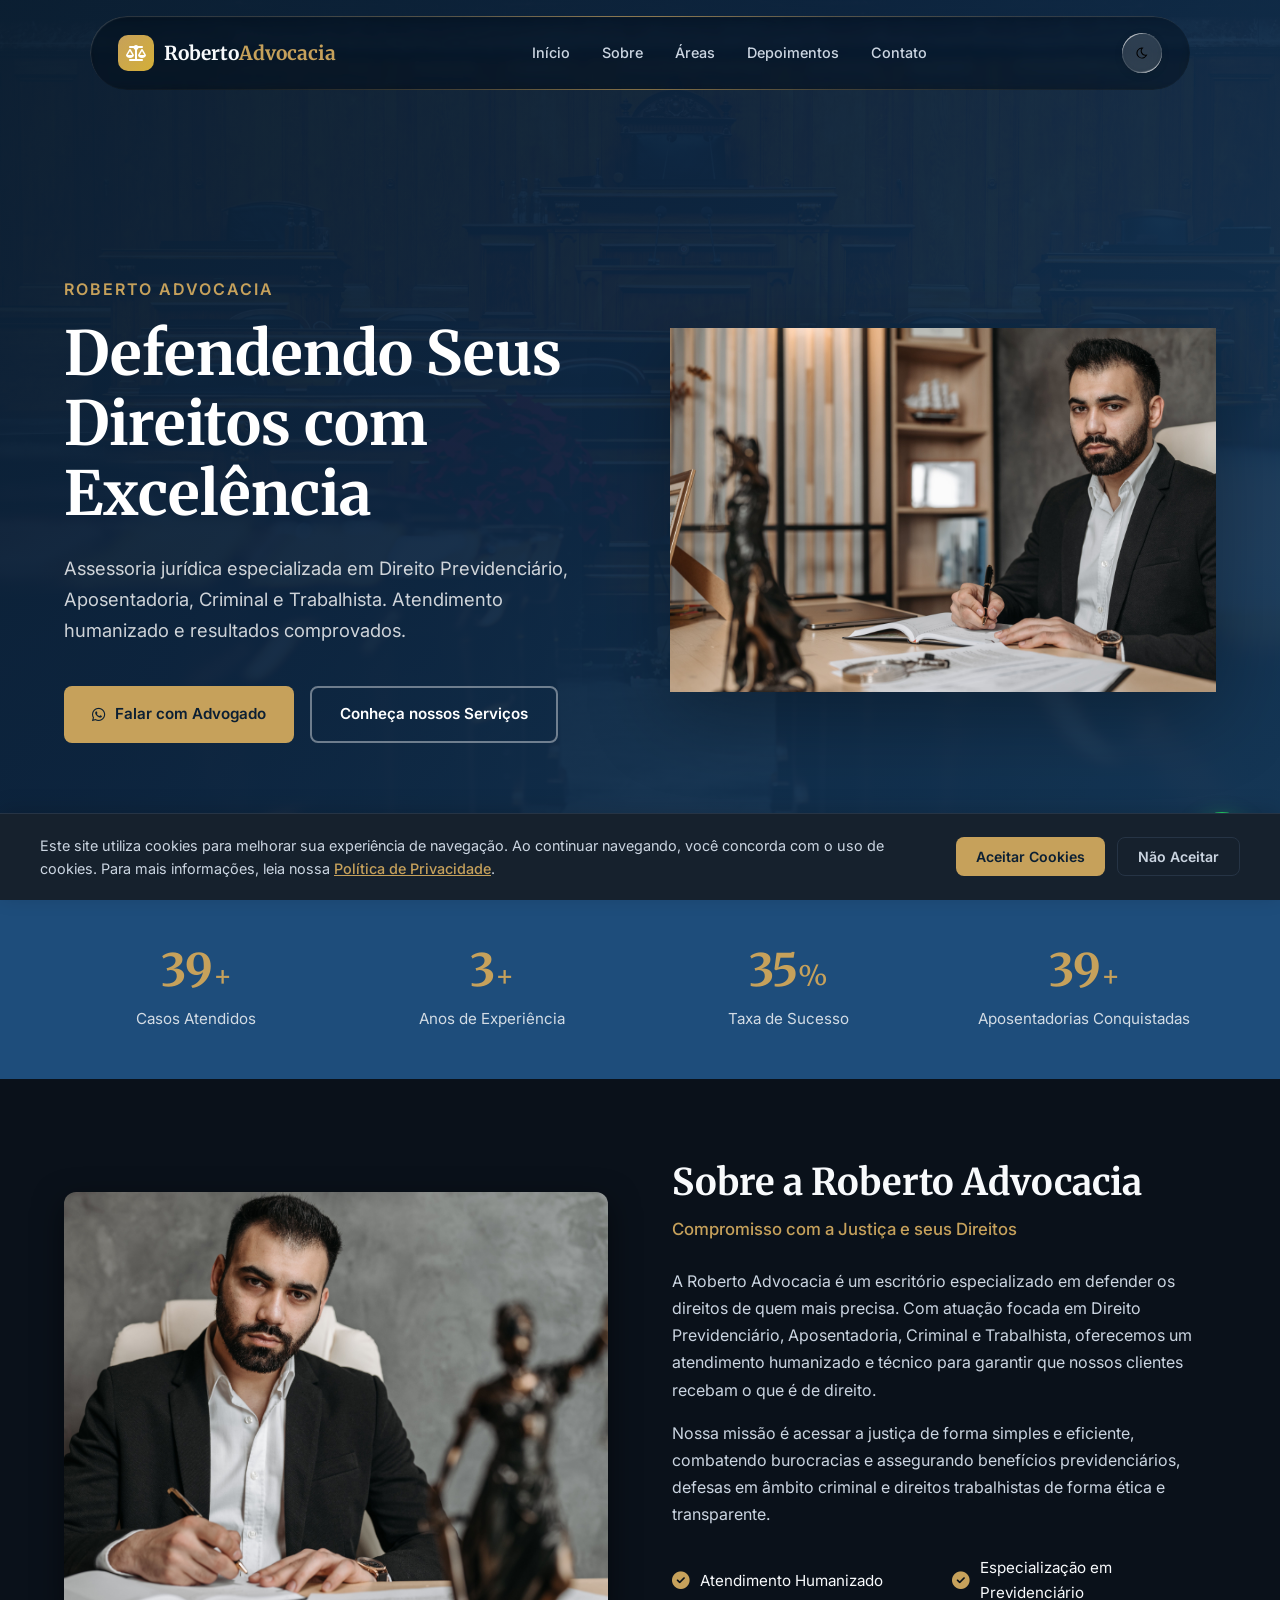
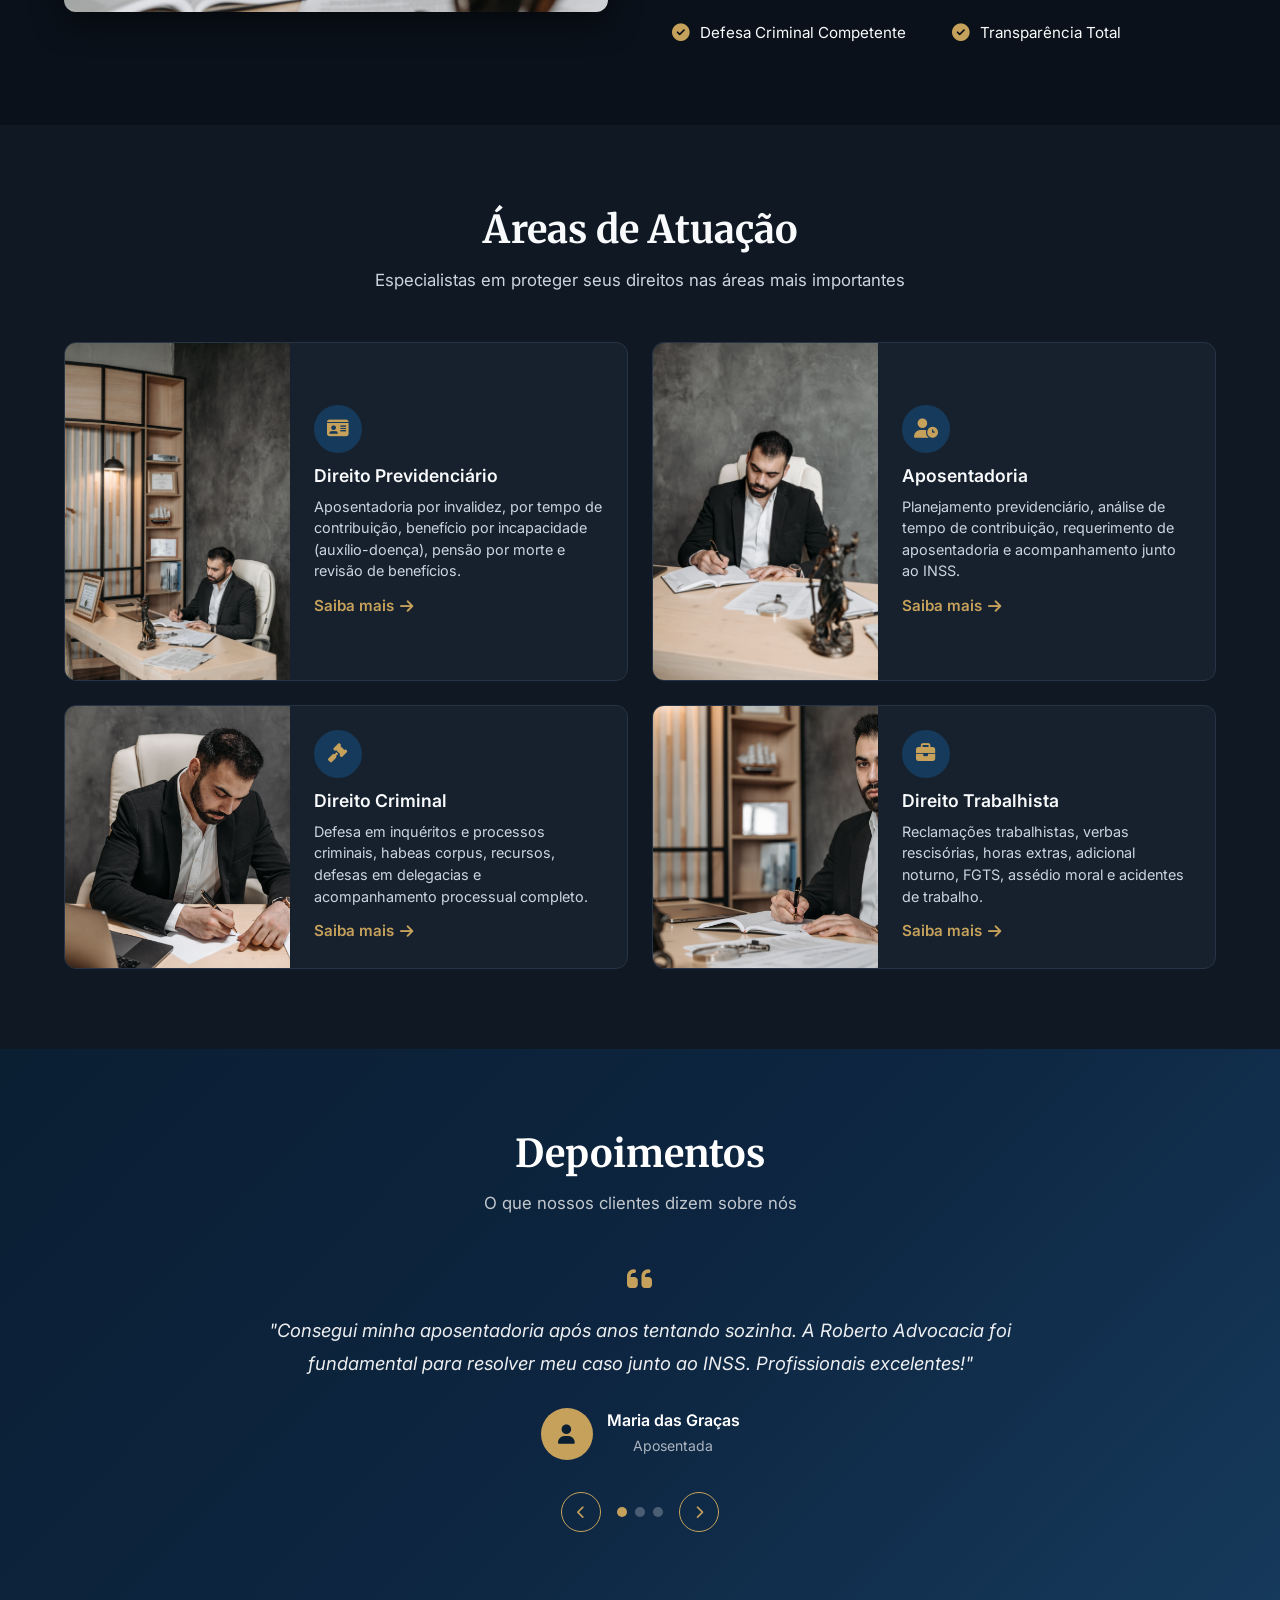
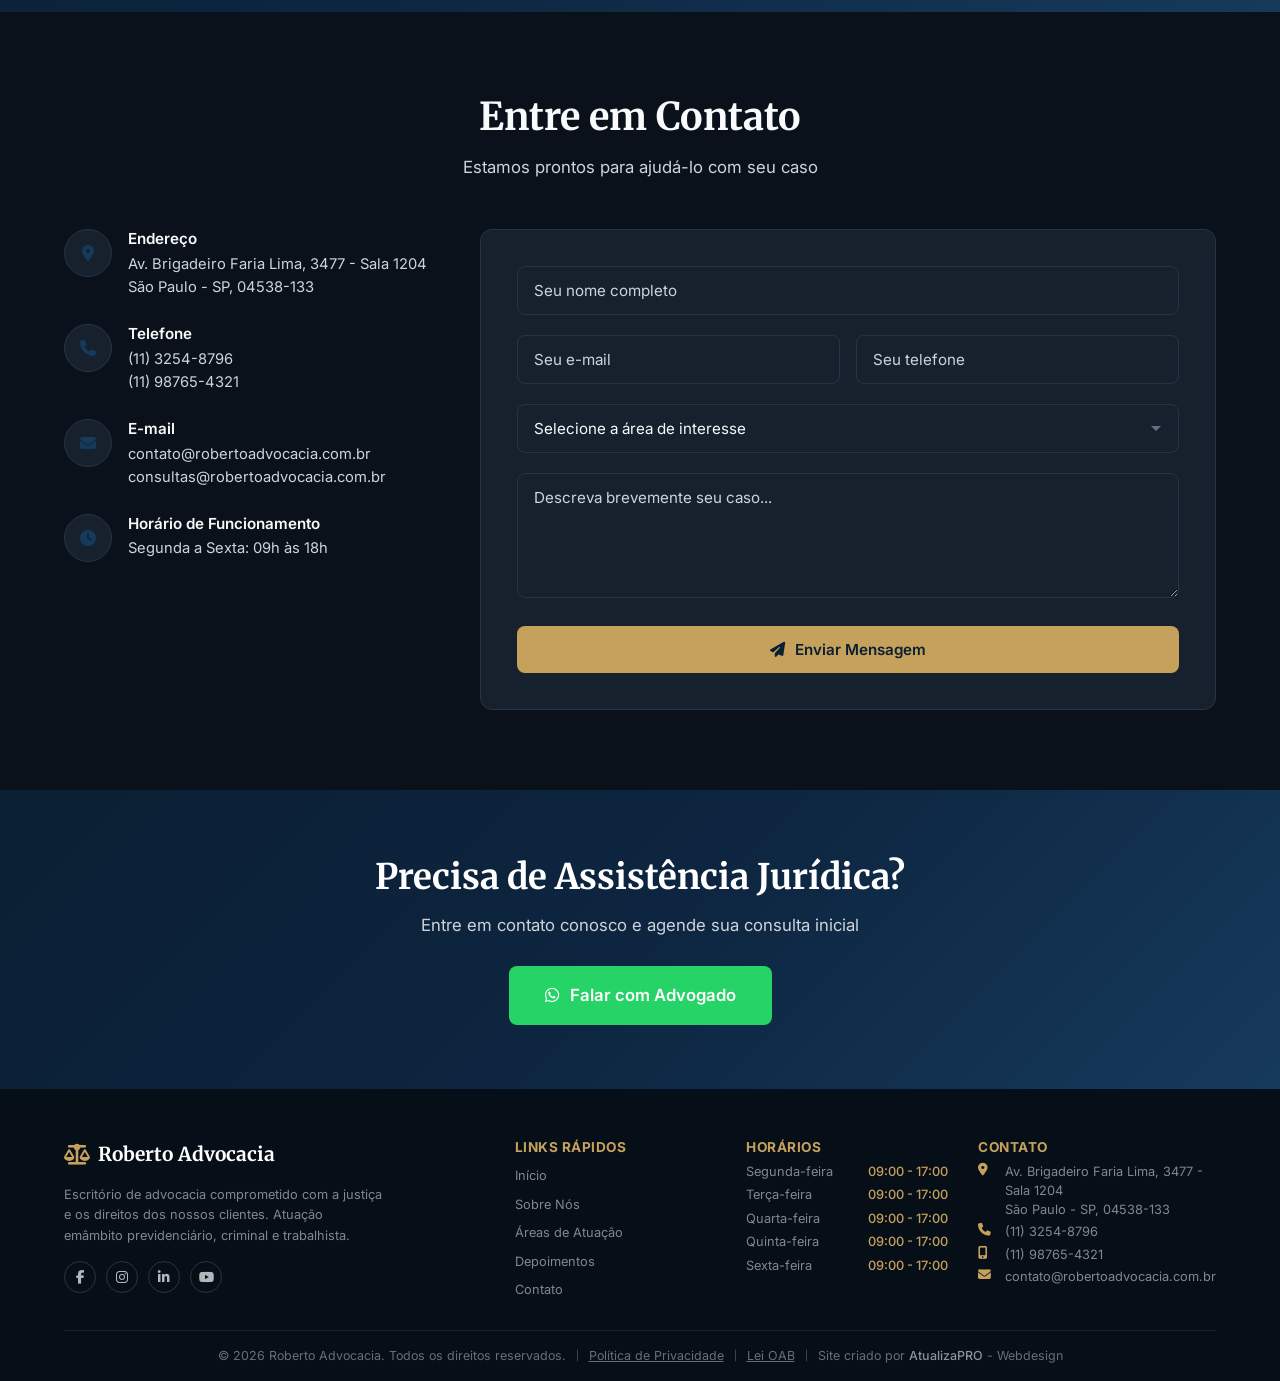
<file: index.html>
<!DOCTYPE html>
<html lang="pt-BR" data-theme="dark">
<head>
    <meta charset="UTF-8">
    <meta name="viewport" content="width=device-width, initial-scale=1.0">
    <title>Roberto Advocacia | Direito Previdenciário, Criminal e Trabalhista</title>
    <link rel="stylesheet" href="style.css">
    <link href="https://fonts.googleapis.com/css2?family=Inter:wght@300;400;500;600;700&family=Merriweather:wght@400;700&display=swap" rel="stylesheet">
    <link rel="stylesheet" href="https://cdnjs.cloudflare.com/ajax/libs/font-awesome/6.4.0/css/all.min.css">
</head>
<body>

    <!-- COOKIE BANNER -->
    <div class="cookie-banner" id="cookieBanner">
        <div class="cookie-content">
            <div class="cookie-text">
                <p>Este site utiliza cookies para melhorar sua experiência de navegação. Ao continuar navegando, você concorda com o uso de cookies. Para mais informações, leia nossa <a href="privacidade.html">Política de Privacidade</a>.</p>
            </div>
            <div class="cookie-buttons">
                <button class="btn-cookie btn-cookie-accept" id="cookieAccept">Aceitar Cookies</button>
                <button class="btn-cookie btn-cookie-reject" id="cookieReject">Não Aceitar</button>
            </div>
        </div>
    </div>

    <!-- SVG Filter for Glass Effect -->
    <svg style="display: none;">
        <filter id="glass-distortion">
            <feTurbulence type="fractalNoise" baseFrequency="0.015" numOctaves="3" result="noise" />
            <feDisplacementMap in="SourceGraphic" in2="noise" scale="6" xChannelSelector="R" yChannelSelector="G" />
        </filter>
    </svg>

    <!-- HEADER -->
    <header class="header glass-nav" id="header">
        <div class="glass-filter"></div>
        <div class="glass-overlay"></div>
        <div class="glass-specular"></div>
        <div class="container header-inner glass-content">
            <a href="#inicio" class="logo">
                <span class="logo-icon"><i class="fas fa-balance-scale"></i></span>
                <span class="logo-text">Roberto<span class="logo-accent">Advocacia</span></span>
            </a>
            <nav class="nav" id="nav">
                <a href="#inicio" class="nav-link">Início</a>
                <a href="#sobre" class="nav-link">Sobre</a>
                <a href="#areas" class="nav-link">Áreas</a>
                <a href="#depoimentos" class="nav-link">Depoimentos</a>
                <a href="#contato" class="nav-link">Contato</a>
            </nav>
            <div class="header-actions">
                <button class="lg-switcher" id="themeSwitcher" aria-label="Alternar tema" type="button">
                    <svg class="lg-switcher__icon lg-switcher__icon--light" width="18" height="18" viewBox="0 0 36 36" fill="none" xmlns="http://www.w3.org/2000/svg">
                        <path fill="currentColor" fill-rule="evenodd" d="M18 12a6 6 0 1 1 0 12 6 6 0 0 1 0-12Zm0 2a4 4 0 1 0 0 8 4 4 0 0 0 0-8Z" clip-rule="evenodd"/>
                        <path fill="currentColor" d="M17 6.038a1 1 0 1 1 2 0v3a1 1 0 0 1-2 0v-3ZM24.244 7.742a1 1 0 1 1 1.618 1.176L24.1 11.345a1 1 0 1 1-1.618-1.176l1.763-2.427ZM29.104 13.379a1 1 0 0 1 .618 1.902l-2.854.927a1 1 0 1 1-.618-1.902l2.854-.927ZM29.722 20.795a1 1 0 0 1-.619 1.902l-2.853-.927a1 1 0 1 1 .618-1.902l2.854.927ZM25.862 27.159a1 1 0 0 1-1.618 1.175l-1.763-2.427a1 1 0 1 1 1.618-1.175l1.763 2.427ZM19 30.038a1 1 0 0 1-2 0v-3a1 1 0 1 1 2 0v3ZM11.755 28.334a1 1 0 0 1-1.618-1.175l1.764-2.427a1 1 0 1 1 1.618 1.175l-1.764 2.427ZM6.896 22.697a1 1 0 1 1-.618-1.902l2.853-.927a1 1 0 1 1 .618 1.902l-2.853.927ZM6.278 15.28a1 1 0 1 1 .618-1.901l2.853.927a1 1 0 1 1-.618 1.902l-2.853-.927ZM10.137 8.918a1 1 0 0 1 1.618-1.176l1.764 2.427a1 1 0 0 1-1.618 1.176l-1.764-2.427Z"/>
                    </svg>
                    <svg class="lg-switcher__icon lg-switcher__icon--dark" width="18" height="18" viewBox="0 0 36 36" fill="none" xmlns="http://www.w3.org/2000/svg">
                        <path fill="currentColor" d="M12.5 8.473a10.968 10.968 0 0 1 8.785-.97 7.435 7.435 0 0 0-3.737 4.672l-.09.373A7.454 7.454 0 0 0 28.732 20.4a10.97 10.97 0 0 1-5.232 7.125l-.497.27c-5.014 2.566-11.175.916-14.234-3.813l-.295-.483C5.53 18.403 7.13 11.93 12.017 8.77l.483-.297Zm4.234.616a8.946 8.946 0 0 0-2.805.883l-.429.234A9 9 0 0 0 10.206 22.5l.241.395A9 9 0 0 0 22.5 25.794l.416-.255a8.94 8.94 0 0 0 2.167-1.99 9.433 9.433 0 0 1-2.782-.313c-5.043-1.352-8.036-6.535-6.686-11.578l.147-.491c.242-.745.573-1.44.972-2.078Z"/>
                    </svg>
                </button>
            </div>
                <div class="mobile-header-actions">
                    <button class="lg-switcher mobile-theme-switcher" id="mobileThemeSwitcher" aria-label="Alternar tema" type="button">
                        <svg class="lg-switcher__icon lg-switcher__icon--light" viewBox="0 0 36 36" fill="none" xmlns="http://www.w3.org/2000/svg">
                            <path fill="currentColor" fill-rule="evenodd" d="M18 12a6 6 0 1 1 0 12 6 6 0 0 1 0-12Zm0 2a4 4 0 1 0 0 8 4 4 0 0 0 0-8Z" clip-rule="evenodd"/>
                            <path fill="currentColor" d="M17 6.038a1 1 0 1 1 2 0v3a1 1 0 0 1-2 0v-3ZM24.244 7.742a1 1 0 1 1 1.618 1.176L24.1 11.345a1 1 0 1 1-1.618-1.176l1.763-2.427ZM29.104 13.379a1 1 0 0 1 .618 1.902l-2.854.927a1 1 0 1 1-.618-1.902l2.854-.927ZM29.722 20.795a1 1 0 0 1-.619 1.902l-2.853-.927a1 1 0 1 1 .618-1.902l2.854.927ZM25.862 27.159a1 1 0 0 1-1.618 1.175l-1.763-2.427a1 1 0 1 1 1.618-1.175l1.763 2.427ZM19 30.038a1 1 0 0 1-2 0v-3a1 1 0 1 1 2 0v3ZM11.755 28.334a1 1 0 0 1-1.618-1.175l1.764-2.427a1 1 0 1 1 1.618 1.175l-1.764 2.427ZM6.896 22.697a1 1 0 1 1-.618-1.902l2.853-.927a1 1 0 1 1 .618 1.902l-2.853.927ZM6.278 15.28a1 1 0 1 1 .618-1.901l2.853.927a1 1 0 1 1-.618 1.902l-2.853-.927ZM10.137 8.918a1 1 0 0 1 1.618-1.176l1.764 2.427a1 1 0 0 1-1.618 1.176l-1.764-2.427Z"/>
                        </svg>
                        <svg class="lg-switcher__icon lg-switcher__icon--dark" viewBox="0 0 36 36" fill="none" xmlns="http://www.w3.org/2000/svg">
                            <path fill="currentColor" d="M12.5 8.473a10.968 10.968 0 0 1 8.785-.97 7.435 7.435 0 0 0-3.737 4.672l-.09.373A7.454 7.454 0 0 0 28.732 20.4a10.97 10.97 0 0 1-5.232 7.125l-.497.27c-5.014 2.566-11.175.916-14.234-3.813l-.295-.483C5.53 18.403 7.13 11.93 12.017 8.77l.483-.297Zm4.234.616a8.946 8.946 0 0 0-2.805.883l-.429.234A9 9 0 0 0 10.206 22.5l.241.395A9 9 0 0 0 22.5 25.794l.416-.255a8.94 8.94 0 0 0 2.167-1.99 9.433 9.433 0 0 1-2.782-.313c-5.043-1.352-8.036-6.535-6.686-11.578l.147-.491c.242-.745.573-1.44.972-2.078Z"/>
                        </svg>
                    </button>
                <button class="menu-toggle" id="menuToggle" aria-label="Abrir menu">
                    <span></span>
                    <span></span>
                    <span></span>
                </button>
            </div>
        </div>
    </header>

    <!-- MOBILE NAV -->
    <div class="mobile-nav" id="mobileNav">
        <nav class="mobile-nav-links">
            <a href="#inicio" class="mobile-nav-link">Início</a>
            <a href="#sobre" class="mobile-nav-link">Sobre</a>
            <a href="#areas" class="mobile-nav-link">Áreas</a>
            <a href="#depoimentos" class="mobile-nav-link">Depoimentos</a>
            <a href="#contato" class="mobile-nav-link">Contato</a>
            <a href="privacidade.html" class="mobile-nav-link">Privacidade</a>
            <a href="lei-oab.html" class="mobile-nav-link">Lei OAB</a>
            <a href="https://wa.me/5511987654321" class="btn btn-primary mobile-whatsapp-link" target="_blank">
                <i class="fab fa-whatsapp"></i> Falar com Advogado
            </a>
        </nav>
    </div>

    <!-- HERO -->
    <section class="hero" id="inicio">
        <div class="hero-bg">
            <img src="advocacia1 (1).png" alt="Escritório Roberto Advocacia" class="hero-bg-img">
            <div class="hero-bg-overlay"></div>
        </div>
        <div class="hero-container">
            <div class="hero-content">
                <p class="hero-subtitle">Roberto Advocacia</p>
                <h1 class="hero-title">Defendendo Seus Direitos com Excelência</h1>
                <p class="hero-text">Assessoria jurídica especializada em Direito Previdenciário, Aposentadoria, Criminal e Trabalhista. Atendimento humanizado e resultados comprovados.</p>
                <div class="hero-buttons">
                    <a href="https://wa.me/5511987654321" class="btn btn-primary" target="_blank">
                        <i class="fab fa-whatsapp"></i> Falar com Advogado
                    </a>
                    <a href="#areas" class="btn btn-outline">Conheça nossos Serviços</a>
                </div>
            </div>
            <div class="hero-image">
                <img src="advocacia1 (7).png" alt="Advogado Roberto Advocacia" class="hero-img">
            </div>
        </div>
    </section>

    <!-- STATS -->
    <section class="stats">
        <div class="container">
            <div class="stats-grid">
                <div class="stat-item">
                    <span class="stat-number" data-target="100">0</span><span class="stat-plus">+</span>
                    <span class="stat-label">Casos Atendidos</span>
                </div>
                <div class="stat-item">
                    <span class="stat-number" data-target="10">0</span><span class="stat-plus">+</span>
                    <span class="stat-label">Anos de Experiência</span>
                </div>
                <div class="stat-item">
                    <span class="stat-number" data-target="90">0</span><span class="stat-plus">%</span>
                    <span class="stat-label">Taxa de Sucesso</span>
                </div>
                <div class="stat-item">
                    <span class="stat-number" data-target="100">0</span><span class="stat-plus">+</span>
                    <span class="stat-label">Aposentadorias Conquistadas</span>
                </div>
            </div>
        </div>
    </section>

    <!-- SOBRE -->
    <section class="about" id="sobre">
        <div class="container">
            <div class="about-grid">
                <div class="about-image">
                    <img src="advocacia1 (1).jpg" alt="Sobre Roberto Advocacia" class="about-img">
                </div>
                <div class="about-content">
                    <h2>Sobre a Roberto Advocacia</h2>
                    <p class="section-subtitle">Compromisso com a Justiça e seus Direitos</p>
                    <p>A Roberto Advocacia é um escritório especializado em defender os direitos de quem mais precisa. Com atuação focada em Direito Previdenciário, Aposentadoria, Criminal e Trabalhista, oferecemos um atendimento humanizado e técnico para garantir que nossos clientes recebam o que é de direito.</p>
                    <p>Nossa missão é acessar a justiça de forma simples e eficiente, combatendo burocracias e assegurando benefícios previdenciários, defesas em âmbito criminal e direitos trabalhistas de forma ética e transparente.</p>
                    <div class="about-features">
                        <div class="feature">
                            <i class="fas fa-check-circle"></i>
                            <span>Atendimento Humanizado</span>
                        </div>
                        <div class="feature">
                            <i class="fas fa-check-circle"></i>
                            <span>Especialização em Previdenciário</span>
                        </div>
                        <div class="feature">
                            <i class="fas fa-check-circle"></i>
                            <span>Defesa Criminal Competente</span>
                        </div>
                        <div class="feature">
                            <i class="fas fa-check-circle"></i>
                            <span>Transparência Total</span>
                        </div>
                    </div>
                </div>
            </div>
        </div>
    </section>

    <!-- ÁREAS DE ATUAÇÃO -->
    <section class="areas" id="areas">
        <div class="container">
            <div class="section-header">
                <h2>Áreas de Atuação</h2>
                <p class="section-subtitle">Especialistas em proteger seus direitos nas áreas mais importantes</p>
            </div>
            <div class="areas-grid">
                <div class="area-card">
                    <div class="area-img-wrapper">
                        <img src="advocacia1 (4).png" alt="Direito Previdenciário" class="area-img">
                    </div>
                    <div class="area-content">
                        <div class="area-icon"><i class="fas fa-id-card"></i></div>
                        <h3>Direito Previdenciário</h3>
                        <p>Aposentadoria por invalidez, por tempo de contribuição, benefício por incapacidade (auxílio-doença), pensão por morte e revisão de benefícios.</p>
                        <a href="#contato" class="area-link">Saiba mais <i class="fas fa-arrow-right"></i></a>
                    </div>
                </div>
                <div class="area-card">
                    <div class="area-img-wrapper">
                        <img src="advocacia1 (5).png" alt="Aposentadoria" class="area-img">
                    </div>
                    <div class="area-content">
                        <div class="area-icon"><i class="fas fa-user-clock"></i></div>
                        <h3>Aposentadoria</h3>
                        <p>Planejamento previdenciário, análise de tempo de contribuição, requerimento de aposentadoria e acompanhamento junto ao INSS.</p>
                        <a href="#contato" class="area-link">Saiba mais <i class="fas fa-arrow-right"></i></a>
                    </div>
                </div>
                <div class="area-card">
                    <div class="area-img-wrapper">
                        <img src="advocacia1 (13).png" alt="Direito Criminal" class="area-img">
                    </div>
                    <div class="area-content">
                        <div class="area-icon"><i class="fas fa-gavel"></i></div>
                        <h3>Direito Criminal</h3>
                        <p>Defesa em inquéritos e processos criminais, habeas corpus, recursos, defesas em delegacias e acompanhamento processual completo.</p>
                        <a href="#contato" class="area-link">Saiba mais <i class="fas fa-arrow-right"></i></a>
                    </div>
                </div>
                <div class="area-card">
                    <div class="area-img-wrapper">
                        <img src="advocacia1 (7).png" alt="Direito Trabalhista" class="area-img">
                    </div>
                    <div class="area-content">
                        <div class="area-icon"><i class="fas fa-briefcase"></i></div>
                        <h3>Direito Trabalhista</h3>
                        <p>Reclamações trabalhistas, verbas rescisórias, horas extras, adicional noturno, FGTS, assédio moral e acidentes de trabalho.</p>
                        <a href="#contato" class="area-link">Saiba mais <i class="fas fa-arrow-right"></i></a>
                    </div>
                </div>
            </div>
        </div>
    </section>

    <!-- DEPOIMENTOS -->
    <section class="testimonials" id="depoimentos">
        <div class="container">
            <div class="section-header section-header--light">
                <h2>Depoimentos</h2>
                <p class="section-subtitle">O que nossos clientes dizem sobre nós</p>
            </div>
            <div class="testimonials-slider">
                <div class="testimonial-card active">
                    <div class="testimonial-content">
                        <i class="fas fa-quote-left quote-icon"></i>
                        <p>"Consegui minha aposentadoria após anos tentando sozinha. A Roberto Advocacia foi fundamental para resolver meu caso junto ao INSS. Profissionais excelentes!"</p>
                    </div>
                    <div class="testimonial-author">
                        <div class="author-avatar"><i class="fas fa-user"></i></div>
                        <div class="author-info">
                            <h4>Maria das Graças</h4>
                            <span>Aposentada</span>
                        </div>
                    </div>
                </div>
                <div class="testimonial-card">
                    <div class="testimonial-content">
                        <i class="fas fa-quote-left quote-icon"></i>
                        <p>"Fui muito bem atendida em meu processo criminal. A equipe foi atenciosa, competente e conseguiu um resultado favorável. Super recomendo!"</p>
                    </div>
                    <div class="testimonial-author">
                        <div class="author-avatar"><i class="fas fa-user"></i></div>
                        <div class="author-info">
                            <h4>Roberto Silva</h4>
                            <span>Empresário</span>
                        </div>
                    </div>
                </div>
                <div class="testimonial-card">
                    <div class="testimonial-content">
                        <i class="fas fa-quote-left quote-icon"></i>
                        <p>"Conquistei todas as verbas trabalhistas que me eram devidas. A Roberto Advocacia lutou pelo meu direito e venceu. Muito obrigada!"</p>
                    </div>
                    <div class="testimonial-author">
                        <div class="author-avatar"><i class="fas fa-user"></i></div>
                        <div class="author-info">
                            <h4>Ana Paula Costa</h4>
                            <span>Vendedora</span>
                        </div>
                    </div>
                </div>
            </div>
            <div class="slider-controls">
                <button class="slider-btn" id="prevBtn" aria-label="Depoimento anterior"><i class="fas fa-chevron-left"></i></button>
                <div class="slider-dots">
                    <span class="dot active"></span>
                    <span class="dot"></span>
                    <span class="dot"></span>
                </div>
                <button class="slider-btn" id="nextBtn" aria-label="Próximo depoimento"><i class="fas fa-chevron-right"></i></button>
            </div>
        </div>
    </section>

    <!-- CONTATO -->
    <section class="contact" id="contato">
        <div class="container">
            <div class="section-header">
                <h2>Entre em Contato</h2>
                <p class="section-subtitle">Estamos prontos para ajudá-lo com seu caso</p>
            </div>
            <div class="contact-grid">
                <div class="contact-info">
                    <div class="info-item">
                        <div class="info-icon"><i class="fas fa-map-marker-alt"></i></div>
                        <div class="info-content">
                            <h4>Endereço</h4>
                            <p>Av. Brigadeiro Faria Lima, 3477 - Sala 1204<br>São Paulo - SP, 04538-133</p>
                        </div>
                    </div>
                    <div class="info-item">
                        <div class="info-icon"><i class="fas fa-phone"></i></div>
                        <div class="info-content">
                            <h4>Telefone</h4>
                            <p>(11) 3254-8796<br>(11) 98765-4321</p>
                        </div>
                    </div>
                    <div class="info-item">
                        <div class="info-icon"><i class="fas fa-envelope"></i></div>
                        <div class="info-content">
                            <h4>E-mail</h4>
                            <p>contato@robertoadvocacia.com.br<br>consultas@robertoadvocacia.com.br</p>
                        </div>
                    </div>
                    <div class="info-item">
                        <div class="info-icon"><i class="fas fa-clock"></i></div>
                        <div class="info-content">
                            <h4>Horário de Funcionamento</h4>
                            <p>Segunda a Sexta: 09h às 18h</p>
                        </div>
                    </div>
                </div>
                <div class="contact-form">
                    <form id="contactForm">
                        <div class="form-group">
                            <input type="text" id="name" name="name" placeholder="Seu nome completo" required>
                        </div>
                        <div class="form-row">
                            <div class="form-group">
                                <input type="email" id="email" name="email" placeholder="Seu e-mail" required>
                            </div>
                            <div class="form-group">
                                <input type="tel" id="phone" name="phone" placeholder="Seu telefone" required>
                            </div>
                        </div>
                        <div class="form-group">
                            <select id="area" name="area" required>
                                <option value="">Selecione a área de interesse</option>
                                <option value="previdenciario">Direito Previdenciário</option>
                                <option value="aposentadoria">Aposentadoria</option>
                                <option value="criminal">Direito Criminal</option>
                                <option value="trabalhista">Direito Trabalhista</option>
                            </select>
                        </div>
                        <div class="form-group">
                            <textarea id="message" name="message" rows="5" placeholder="Descreva brevemente seu caso..." required></textarea>
                        </div>
                        <button type="submit" class="btn btn-primary btn-full">
                            <i class="fas fa-paper-plane"></i> Enviar Mensagem
                        </button>
                    </form>
                </div>
            </div>
        </div>
    </section>

    <!-- CTA -->
    <section class="cta">
        <div class="container">
            <h2>Precisa de Assistência Jurídica?</h2>
            <p>Entre em contato conosco e agende sua consulta inicial</p>
            <a href="https://wa.me/5511987654321" class="btn btn-whatsapp btn-lg" target="_blank">
                <i class="fab fa-whatsapp"></i> Falar com Advogado
            </a>
        </div>
    </section>

    <!-- FOOTER -->
    <footer class="footer">
        <div class="container">
            <div class="footer-top">
                <div class="footer-brand">
                    <a href="#inicio" class="footer-logo">
                        <i class="fas fa-balance-scale"></i>
                        Roberto Advocacia
                    </a>
                    <p>Escritório de advocacia comprometido com a justiça e os direitos dos nossos clientes. Atuação emâmbito previdenciário, criminal e trabalhista.</p>
                    <div class="footer-social">
                        <a href="#" class="social-link" aria-label="Facebook"><i class="fab fa-facebook-f"></i></a>
                        <a href="#" class="social-link" aria-label="Instagram"><i class="fab fa-instagram"></i></a>
                        <a href="#" class="social-link" aria-label="LinkedIn"><i class="fab fa-linkedin-in"></i></a>
                        <a href="#" class="social-link" aria-label="YouTube"><i class="fab fa-youtube"></i></a>
                    </div>
                </div>
                <div class="footer-links-group">
                    <div class="footer-col">
                        <h4>Links Rápidos</h4>
                        <ul>
                            <li><a href="#inicio">Início</a></li>
                            <li><a href="#sobre">Sobre Nós</a></li>
                            <li><a href="#areas">Áreas de Atuação</a></li>
                            <li><a href="#depoimentos">Depoimentos</a></li>
                            <li><a href="#contato">Contato</a></li>
                        </ul>
                    </div>
                    <div class="footer-col">
                        <h4>Horários</h4>
                        <ul class="schedule-list">
                            <li><span>Segunda-feira</span><span>09:00 - 17:00</span></li>
                            <li><span>Terça-feira</span><span>09:00 - 17:00</span></li>
                            <li><span>Quarta-feira</span><span>09:00 - 17:00</span></li>
                            <li><span>Quinta-feira</span><span>09:00 - 17:00</span></li>
                            <li><span>Sexta-feira</span><span>09:00 - 17:00</span></li>
                        </ul>
                    </div>
                    <div class="footer-col">
                        <h4>Contato</h4>
                        <ul class="contact-list">
                            <li><i class="fas fa-map-marker-alt"></i> Av. Brigadeiro Faria Lima, 3477 - Sala 1204<br>São Paulo - SP, 04538-133</li>
                            <li><i class="fas fa-phone"></i> (11) 3254-8796</li>
                            <li><i class="fas fa-mobile-alt"></i> (11) 98765-4321</li>
                            <li><i class="fas fa-envelope"></i> contato@robertoadvocacia.com.br</li>
                        </ul>
                    </div>
                </div>
            </div>
            <div class="footer-bottom">
                <span>&copy; 2026 Roberto Advocacia. Todos os direitos reservados.</span>
                <span class="footer-legal-sep">|</span>
                <a href="privacidade.html">Política de Privacidade</a>
                <span class="footer-legal-sep">|</span>
                <a href="lei-oab.html">Lei OAB</a>
                <span class="footer-legal-sep">|</span>
                <span class="footer-powered">Site criado por <strong>AtualizaPRO</strong> - Webdesign</span>
            </div>
        </div>
    </footer>

    <!-- WHATSAPP FLUTUANTE -->
    <a href="https://wa.me/5511987654321" class="whatsapp-float" target="_blank" aria-label="Falar com advogado pelo WhatsApp">
        <i class="fab fa-whatsapp"></i>
        <span class="whatsapp-tooltip">Falar com Advogado</span>
    </a>

    <script src="script.js"></script>
</body>
</html>
</file>
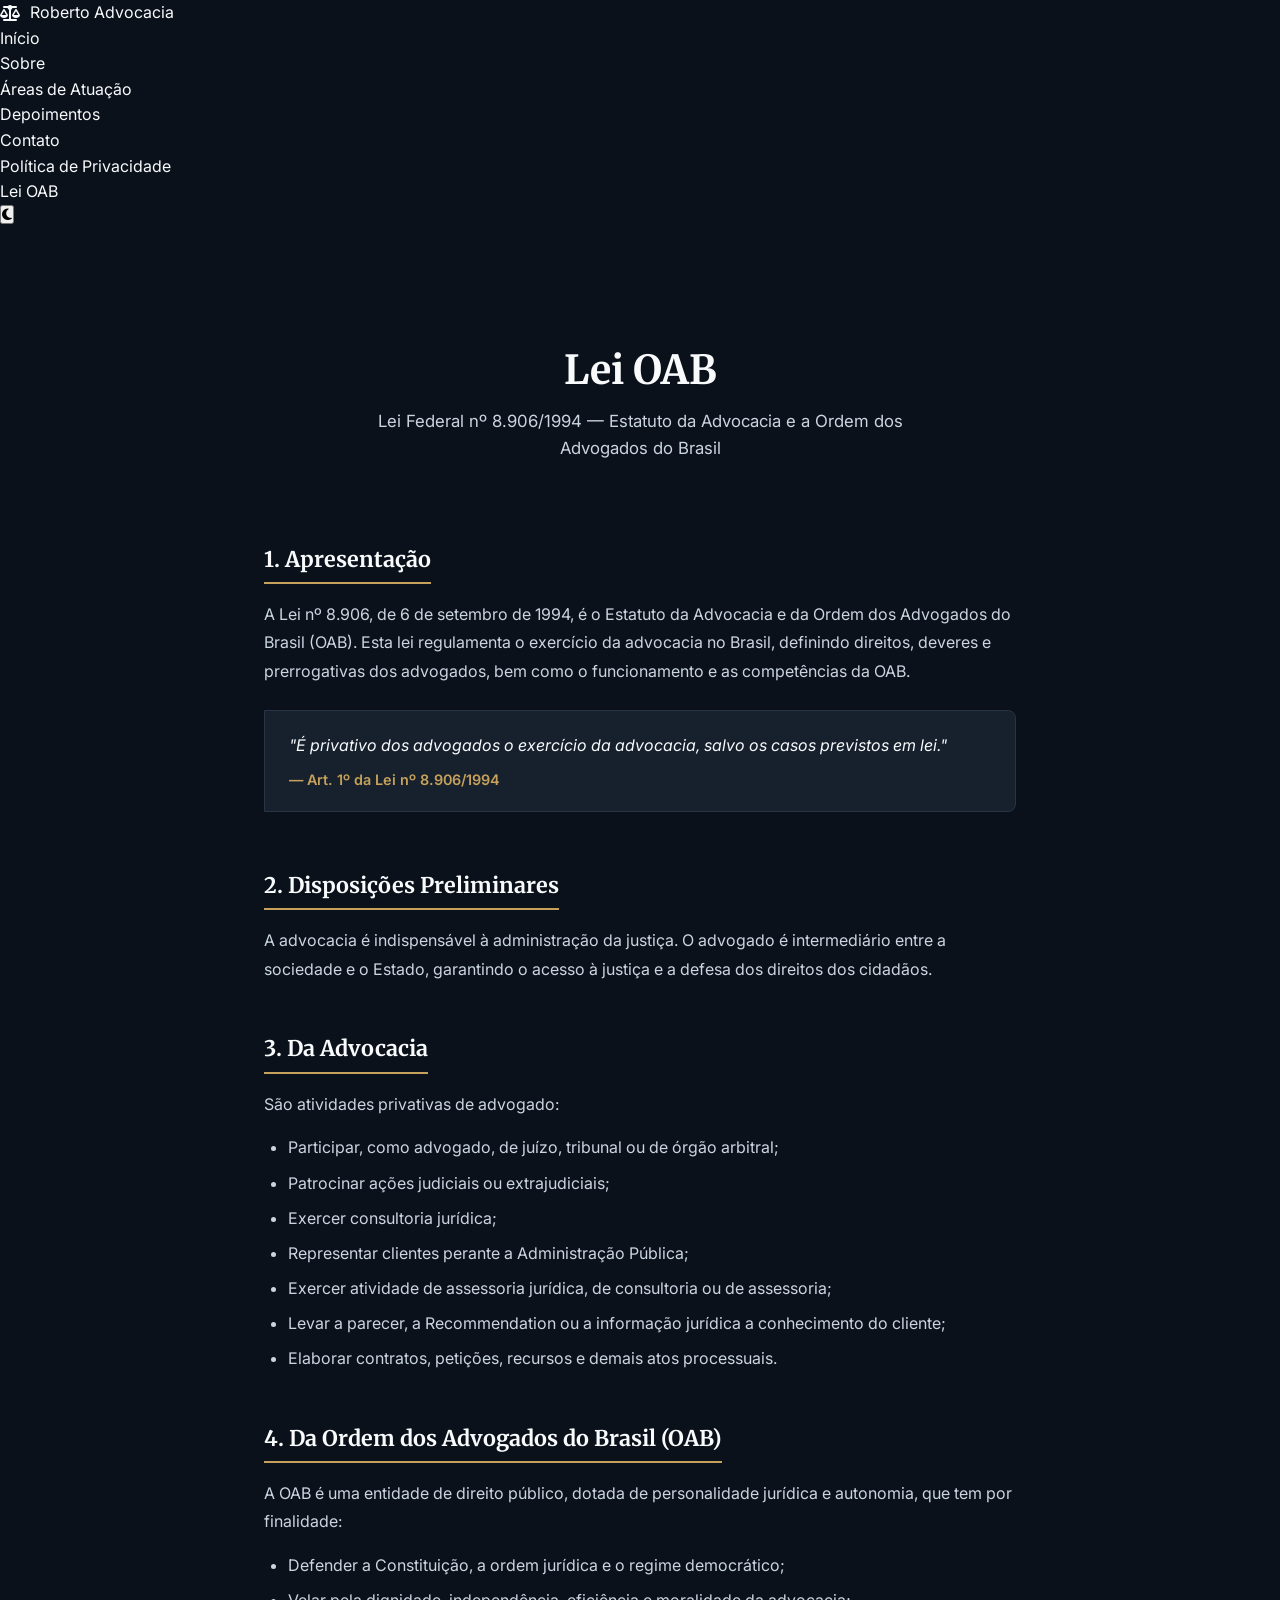
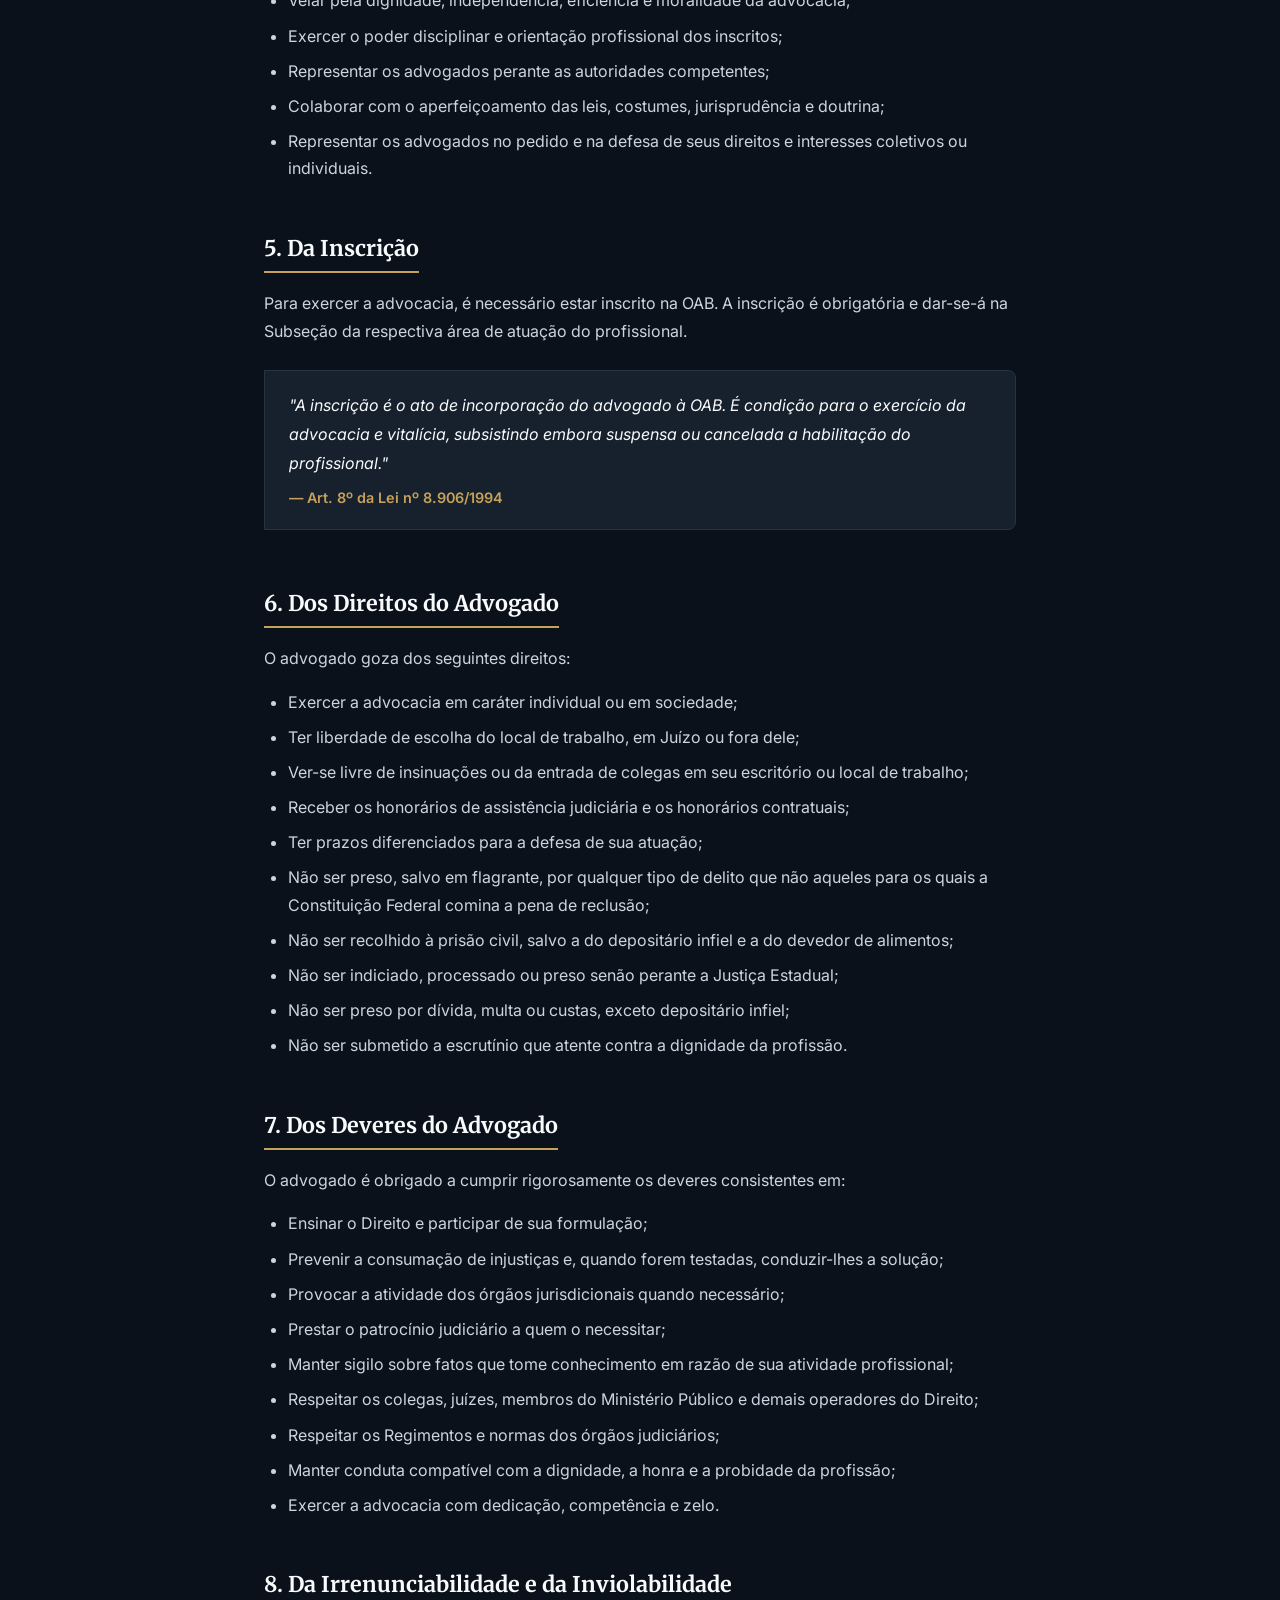
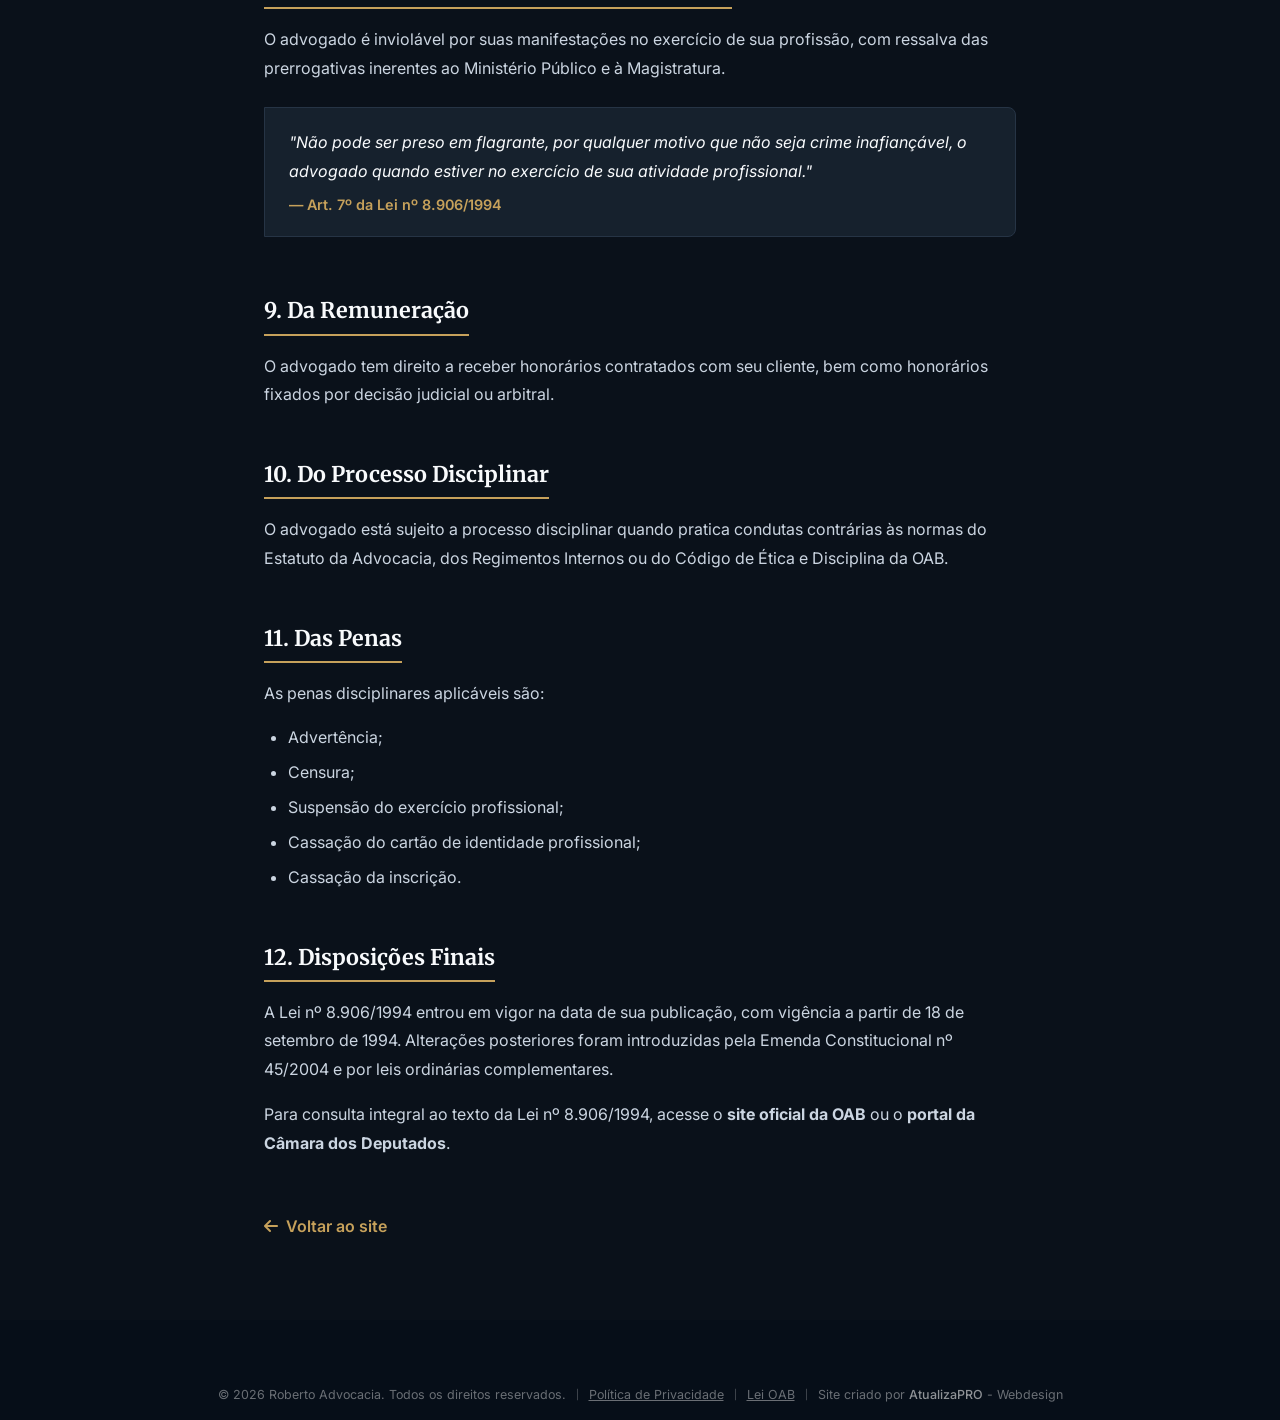
<file: lei-oab.html>
<!DOCTYPE html>
<html lang="pt-BR" data-theme="dark">
<head>
    <meta charset="UTF-8">
    <meta name="viewport" content="width=device-width, initial-scale=1.0">
    <title>Lei OAB | Roberto Advocacia</title>
    <link rel="stylesheet" href="style.css">
    <link href="https://fonts.googleapis.com/css2?family=Inter:wght@300;400;500;600;700&family=Merriweather:wght@400;700&display=swap" rel="stylesheet">
    <link rel="stylesheet" href="https://cdnjs.cloudflare.com/ajax/libs/font-awesome/6.4.0/css/all.min.css">
    <style>
        .policy-page {
            padding-top: 120px;
            padding-bottom: 80px;
            min-height: 100vh;
            background: var(--background);
        }

        .policy-container {
            max-width: 800px;
            margin: 0 auto;
            padding: 0 24px;
        }

        .policy-header {
            text-align: center;
            margin-bottom: 48px;
        }

        .policy-header h1 {
            font-size: clamp(1.8rem, 4vw, 2.5rem);
            color: var(--text);
            margin-bottom: 12px;
        }

        .policy-header .subtitle {
            color: var(--text-secondary);
            font-size: 1.05rem;
            max-width: 600px;
            margin: 0 auto;
        }

        .policy-content h2 {
            font-size: 1.35rem;
            color: var(--text);
            margin-top: 36px;
            margin-bottom: 16px;
            padding-bottom: 8px;
            border-bottom: 2px solid var(--accent);
            display: inline-block;
        }

        .policy-content h3 {
            font-size: 1.1rem;
            color: var(--text);
            margin-top: 24px;
            margin-bottom: 12px;
        }

        .policy-content p {
            color: var(--text-secondary);
            line-height: 1.8;
            margin-bottom: 16px;
            font-size: 1rem;
        }

        .policy-content ul {
            color: var(--text-secondary);
            margin-bottom: 16px;
            padding-left: 24px;
        }

        .policy-content ul li {
            margin-bottom: 8px;
            line-height: 1.7;
        }

        .law-highlight {
            background: var(--card);
            border-left: 4px solid var(--accent);
            padding: 20px 24px;
            border-radius: 0 var(--radius) var(--radius) 0;
            margin: 24px 0;
            border: 1px solid var(--border);
        }

        .law-highlight p {
            margin-bottom: 0;
            font-style: italic;
            color: var(--text);
        }

        .law-highlight .law-ref {
            display: block;
            margin-top: 8px;
            font-weight: 600;
            font-style: normal;
            color: var(--accent);
            font-size: 0.9rem;
        }

        .back-link {
            display: inline-flex;
            align-items: center;
            gap: 8px;
            color: var(--accent);
            font-weight: 600;
            margin-top: 40px;
            transition: var(--transition);
        }

        .back-link:hover {
            gap: 14px;
        }
    </style>
</head>
<body>

    <!-- HEADER -->
    <header class="header" id="header">
        <div class="header-container">
            <a href="index.html" class="logo">
                <i class="fas fa-balance-scale"></i>
                <span>Roberto Advocacia</span>
            </a>
            <nav class="nav" id="nav">
                <ul class="nav-links" id="navLinks">
                    <li><a href="index.html">Início</a></li>
                    <li><a href="index.html#sobre">Sobre</a></li>
                    <li><a href="index.html#areas">Áreas de Atuação</a></li>
                    <li><a href="index.html#depoimentos">Depoimentos</a></li>
                    <li><a href="index.html#contato">Contato</a></li>
                    <li><a href="privacidade.html">Política de Privacidade</a></li>
                    <li><a href="lei-oab.html">Lei OAB</a></li>
                </ul>
            </nav>
            <div class="header-actions">
                <button class="theme-toggle" id="themeToggle" aria-label="Alternar modo escuro">
                    <i class="fas fa-moon" id="themeIcon"></i>
                </button>
                <button class="menu-toggle" id="menuToggle" aria-label="Abrir menu">
                    <i class="fas fa-bars"></i>
                </button>
            </div>
        </div>
    </header>

    <!-- LEI OAB -->
    <main class="policy-page">
        <div class="policy-container">
            <div class="policy-header">
                <h1>Lei OAB</h1>
                <p class="subtitle">Lei Federal nº 8.906/1994 — Estatuto da Advocacia e a Ordem dos Advogados do Brasil</p>
            </div>

            <div class="policy-content">
                <h2>1. Apresentação</h2>
                <p>A Lei nº 8.906, de 6 de setembro de 1994, é o Estatuto da Advocacia e da Ordem dos Advogados do Brasil (OAB). Esta lei regulamenta o exercício da advocacia no Brasil, definindo direitos, deveres e prerrogativas dos advogados, bem como o funcionamento e as competências da OAB.</p>

                <div class="law-highlight">
                    <p>"É privativo dos advogados o exercício da advocacia, salvo os casos previstos em lei."</p>
                    <span class="law-ref">— Art. 1º da Lei nº 8.906/1994</span>
                </div>

                <h2>2. Disposições Preliminares</h2>
                <p>A advocacia é indispensável à administração da justiça. O advogado é intermediário entre a sociedade e o Estado, garantindo o acesso à justiça e a defesa dos direitos dos cidadãos.</p>

                <h2>3. Da Advocacia</h2>
                <p>São atividades privativas de advogado:</p>
                <ul>
                    <li>Participar, como advogado, de juízo, tribunal ou de órgão arbitral;</li>
                    <li>Patrocinar ações judiciais ou extrajudiciais;</li>
                    <li>Exercer consultoria jurídica;</li>
                    <li>Representar clientes perante a Administração Pública;</li>
                    <li>Exercer atividade de assessoria jurídica, de consultoria ou de assessoria;</li>
                    <li>Levar a parecer, a Recommendation ou a informação jurídica a conhecimento do cliente;</li>
                    <li>Elaborar contratos, petições, recursos e demais atos processuais.</li>
                </ul>

                <h2>4. Da Ordem dos Advogados do Brasil (OAB)</h2>
                <p>A OAB é uma entidade de direito público, dotada de personalidade jurídica e autonomia, que tem por finalidade:</p>
                <ul>
                    <li>Defender a Constituição, a ordem jurídica e o regime democrático;</li>
                    <li>Velar pela dignidade, independência, eficiência e moralidade da advocacia;</li>
                    <li>Exercer o poder disciplinar e orientação profissional dos inscritos;</li>
                    <li>Representar os advogados perante as autoridades competentes;</li>
                    <li>Colaborar com o aperfeiçoamento das leis, costumes, jurisprudência e doutrina;</li>
                    <li>Representar os advogados no pedido e na defesa de seus direitos e interesses coletivos ou individuais.</li>
                </ul>

                <h2>5. Da Inscrição</h2>
                <p>Para exercer a advocacia, é necessário estar inscrito na OAB. A inscrição é obrigatória e dar-se-á na Subseção da respectiva área de atuação do profissional.</p>

                <div class="law-highlight">
                    <p>"A inscrição é o ato de incorporação do advogado à OAB. É condição para o exercício da advocacia e vitalícia, subsistindo embora suspensa ou cancelada a habilitação do profissional."</p>
                    <span class="law-ref">— Art. 8º da Lei nº 8.906/1994</span>
                </div>

                <h2>6. Dos Direitos do Advogado</h2>
                <p>O advogado goza dos seguintes direitos:</p>
                <ul>
                    <li>Exercer a advocacia em caráter individual ou em sociedade;</li>
                    <li>Ter liberdade de escolha do local de trabalho, em Juízo ou fora dele;</li>
                    <li>Ver-se livre de insinuações ou da entrada de colegas em seu escritório ou local de trabalho;</li>
                    <li>Receber os honorários de assistência judiciária e os honorários contratuais;</li>
                    <li>Ter prazos diferenciados para a defesa de sua atuação;</li>
                    <li>Não ser preso, salvo em flagrante, por qualquer tipo de delito que não aqueles para os quais a Constituição Federal comina a pena de reclusão;</li>
                    <li>Não ser recolhido à prisão civil, salvo a do depositário infiel e a do devedor de alimentos;</li>
                    <li>Não ser indiciado, processado ou preso senão perante a Justiça Estadual;</li>
                    <li>Não ser preso por dívida, multa ou custas, exceto depositário infiel;</li>
                    <li>Não ser submetido a escrutínio que atente contra a dignidade da profissão.</li>
                </ul>

                <h2>7. Dos Deveres do Advogado</h2>
                <p>O advogado é obrigado a cumprir rigorosamente os deveres consistentes em:</p>
                <ul>
                    <li>Ensinar o Direito e participar de sua formulação;</li>
                    <li>Prevenir a consumação de injustiças e, quando forem testadas, conduzir-lhes a solução;</li>
                    <li>Provocar a atividade dos órgãos jurisdicionais quando necessário;</li>
                    <li>Prestar o patrocínio judiciário a quem o necessitar;</li>
                    <li>Manter sigilo sobre fatos que tome conhecimento em razão de sua atividade profissional;</li>
                    <li>Respeitar os colegas, juízes, membros do Ministério Público e demais operadores do Direito;</li>
                    <li>Respeitar os Regimentos e normas dos órgãos judiciários;</li>
                    <li>Manter conduta compatível com a dignidade, a honra e a probidade da profissão;</li>
                    <li>Exercer a advocacia com dedicação, competência e zelo.</li>
                </ul>

                <h2>8. Da Irrenunciabilidade e da Inviolabilidade</h2>
                <p>O advogado é inviolável por suas manifestações no exercício de sua profissão, com ressalva das prerrogativas inerentes ao Ministério Público e à Magistratura.</p>

                <div class="law-highlight">
                    <p>"Não pode ser preso em flagrante, por qualquer motivo que não seja crime inafiançável, o advogado quando estiver no exercício de sua atividade profissional."</p>
                    <span class="law-ref">— Art. 7º da Lei nº 8.906/1994</span>
                </div>

                <h2>9. Da Remuneração</h2>
                <p>O advogado tem direito a receber honorários contratados com seu cliente, bem como honorários fixados por decisão judicial ou arbitral.</p>

                <h2>10. Do Processo Disciplinar</h2>
                <p>O advogado está sujeito a processo disciplinar quando pratica condutas contrárias às normas do Estatuto da Advocacia, dos Regimentos Internos ou do Código de Ética e Disciplina da OAB.</p>

                <h2>11. Das Penas</h2>
                <p>As penas disciplinares aplicáveis são:</p>
                <ul>
                    <li>Advertência;</li>
                    <li>Censura;</li>
                    <li>Suspensão do exercício profissional;</li>
                    <li>Cassação do cartão de identidade profissional;</li>
                    <li>Cassação da inscrição.</li>
                </ul>

                <h2>12. Disposições Finais</h2>
                <p>A Lei nº 8.906/1994 entrou em vigor na data de sua publicação, com vigência a partir de 18 de setembro de 1994. Alterações posteriores foram introduzidas pela Emenda Constitucional nº 45/2004 e por leis ordinárias complementares.</p>

                <p>Para consulta integral ao texto da Lei nº 8.906/1994, acesse o <strong>site oficial da OAB</strong> ou o <strong>portal da Câmara dos Deputados</strong>.</p>

                <a href="index.html" class="back-link">
                    <i class="fas fa-arrow-left"></i> Voltar ao site
                </a>
            </div>
        </div>
    </main>

    <!-- FOOTER -->
    <footer class="footer">
        <div class="container">
            <div class="footer-bottom">
                <span>&copy; 2026 Roberto Advocacia. Todos os direitos reservados.</span>
                <span class="footer-legal-sep">|</span>
                <a href="privacidade.html">Política de Privacidade</a>
                <span class="footer-legal-sep">|</span>
                <a href="lei-oab.html">Lei OAB</a>
                <span class="footer-legal-sep">|</span>
                <span class="footer-powered">Site criado por <strong>AtualizaPRO</strong> - Webdesign</span>
            </div>
        </div>
    </footer>

    <script>
        document.addEventListener('DOMContentLoaded', function () {
            var html = document.documentElement;
            var themeToggle = document.getElementById('themeToggle');
            var themeIcon = document.getElementById('themeIcon');

            function getPreferredTheme() {
                return localStorage.getItem('theme') || 'dark';
            }

            function applyTheme(theme) {
                html.setAttribute('data-theme', theme);
                localStorage.setItem('theme', theme);
                if (themeIcon) {
                    themeIcon.className = theme === 'dark' ? 'fas fa-moon' : 'fas fa-sun';
                }
            }

            applyTheme(getPreferredTheme());

            if (themeToggle) {
                themeToggle.addEventListener('click', function () {
                    var current = html.getAttribute('data-theme');
                    applyTheme(current === 'dark' ? 'light' : 'dark');
                });
            }

            var menuToggle = document.getElementById('menuToggle');
            var nav = document.getElementById('nav');

            if (menuToggle && nav) {
                menuToggle.addEventListener('click', function () {
                    nav.classList.toggle('active');
                    var icon = menuToggle.querySelector('i');
                    icon.className = nav.classList.contains('active') ? 'fas fa-times' : 'fas fa-bars';
                });
            }
        });
    </script>
</body>
</html>
</file>
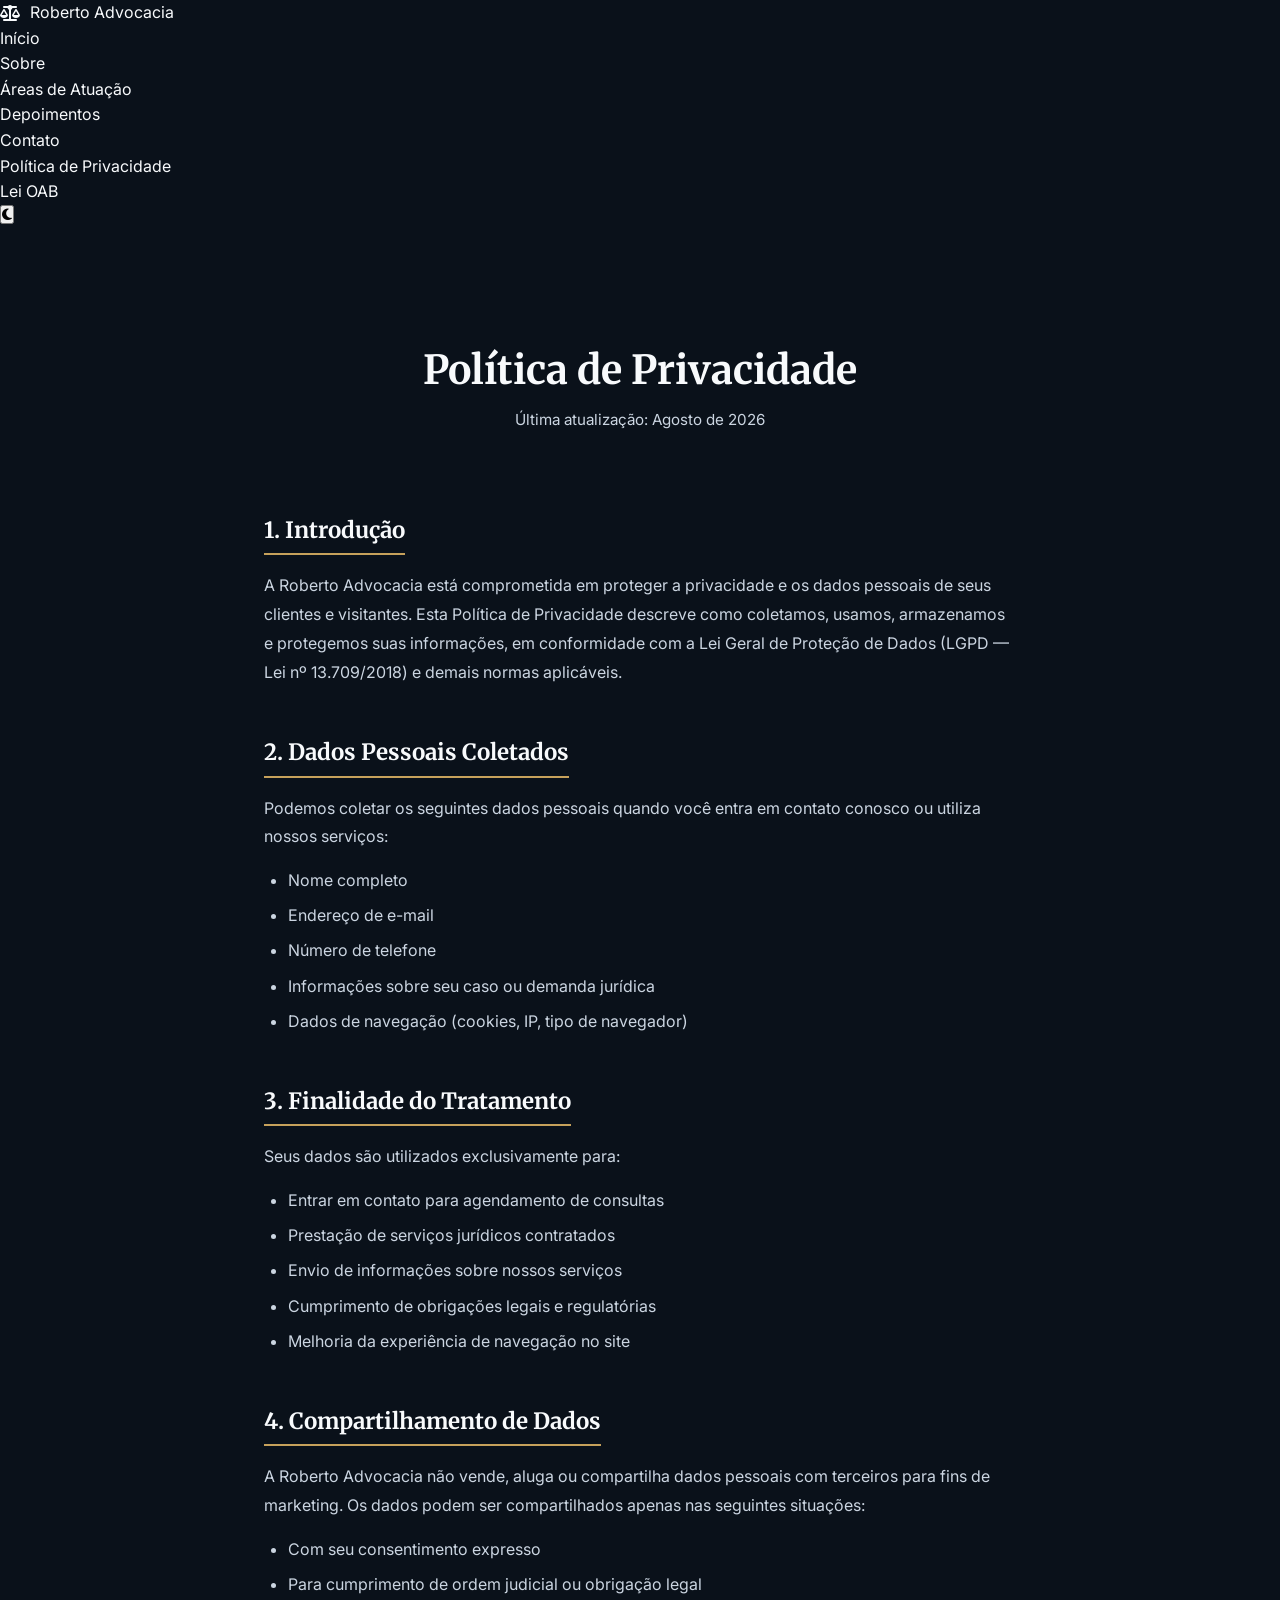
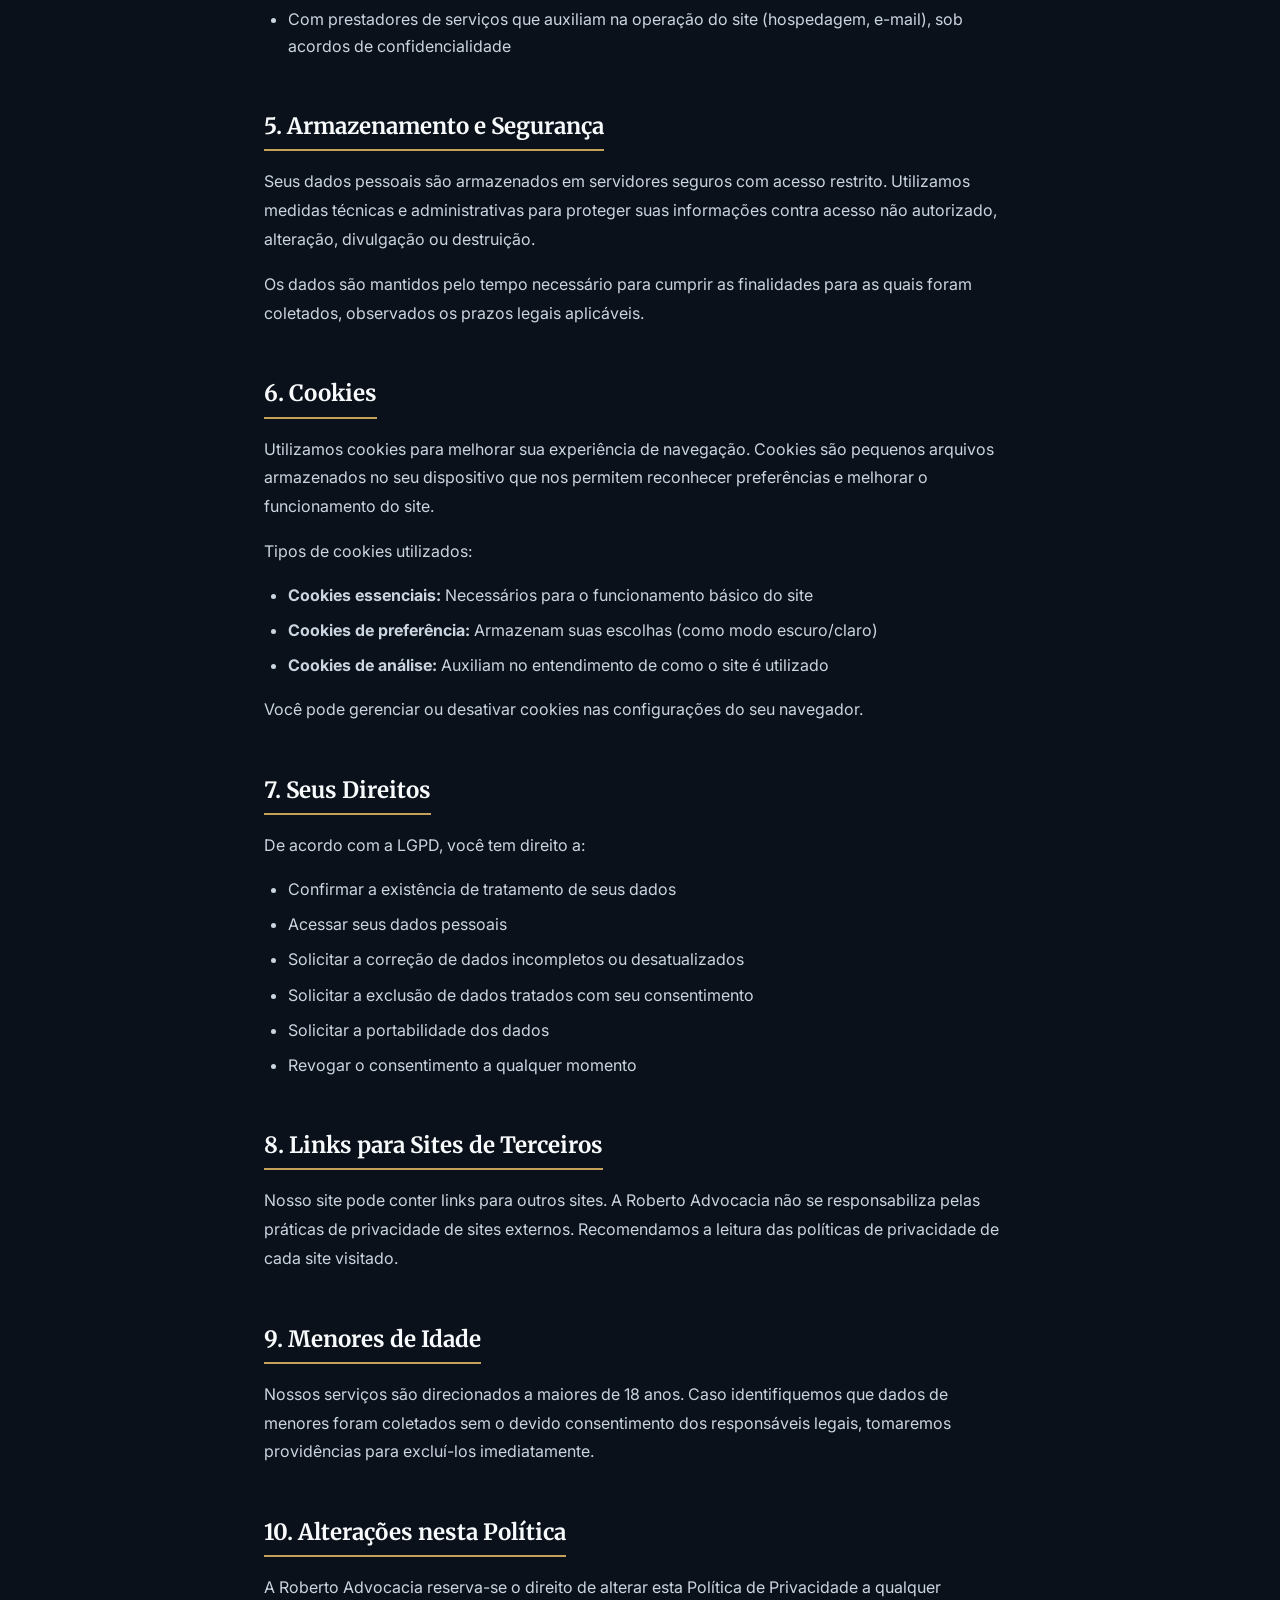
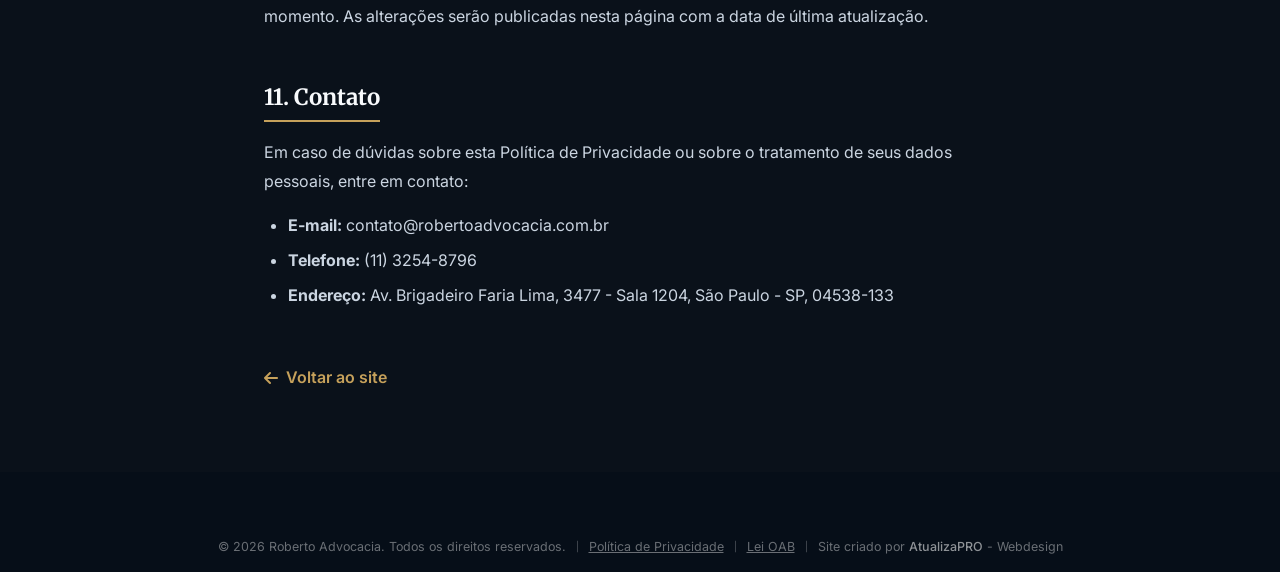
<file: privacidade.html>
<!DOCTYPE html>
<html lang="pt-BR" data-theme="dark">
<head>
    <meta charset="UTF-8">
    <meta name="viewport" content="width=device-width, initial-scale=1.0">
    <title>Política de Privacidade | Roberto Advocacia</title>
    <link rel="stylesheet" href="style.css">
    <link href="https://fonts.googleapis.com/css2?family=Inter:wght@300;400;500;600;700&family=Merriweather:wght@400;700&display=swap" rel="stylesheet">
    <link rel="stylesheet" href="https://cdnjs.cloudflare.com/ajax/libs/font-awesome/6.4.0/css/all.min.css">
    <style>
        .policy-page {
            padding-top: 120px;
            padding-bottom: 80px;
            min-height: 100vh;
            background: var(--background);
        }

        .policy-container {
            max-width: 800px;
            margin: 0 auto;
            padding: 0 24px;
        }

        .policy-header {
            text-align: center;
            margin-bottom: 48px;
        }

        .policy-header h1 {
            font-size: clamp(1.8rem, 4vw, 2.5rem);
            color: var(--text);
            margin-bottom: 12px;
        }

        .policy-header .last-updated {
            color: var(--text-secondary);
            font-size: 0.95rem;
        }

        .policy-content h2 {
            font-size: 1.4rem;
            color: var(--text);
            margin-top: 36px;
            margin-bottom: 16px;
            padding-bottom: 8px;
            border-bottom: 2px solid var(--accent);
            display: inline-block;
        }

        .policy-content p {
            color: var(--text-secondary);
            line-height: 1.8;
            margin-bottom: 16px;
            font-size: 1rem;
        }

        .policy-content ul {
            color: var(--text-secondary);
            margin-bottom: 16px;
            padding-left: 24px;
        }

        .policy-content ul li {
            margin-bottom: 8px;
            line-height: 1.7;
        }

        .back-link {
            display: inline-flex;
            align-items: center;
            gap: 8px;
            color: var(--accent);
            font-weight: 600;
            margin-top: 40px;
            transition: var(--transition);
        }

        .back-link:hover {
            gap: 14px;
        }
    </style>
</head>
<body>

    <!-- HEADER -->
    <header class="header" id="header">
        <div class="header-container">
            <a href="index.html" class="logo">
                <i class="fas fa-balance-scale"></i>
                <span>Roberto Advocacia</span>
            </a>
            <nav class="nav" id="nav">
                <ul class="nav-links" id="navLinks">
                    <li><a href="index.html">Início</a></li>
                    <li><a href="index.html#sobre">Sobre</a></li>
                    <li><a href="index.html#areas">Áreas de Atuação</a></li>
                    <li><a href="index.html#depoimentos">Depoimentos</a></li>
                    <li><a href="index.html#contato">Contato</a></li>
                    <li><a href="privacidade.html">Política de Privacidade</a></li>
                    <li><a href="lei-oab.html">Lei OAB</a></li>
                </ul>
            </nav>
            <div class="header-actions">
                <button class="theme-toggle" id="themeToggle" aria-label="Alternar modo escuro">
                    <i class="fas fa-moon" id="themeIcon"></i>
                </button>
                <button class="menu-toggle" id="menuToggle" aria-label="Abrir menu">
                    <i class="fas fa-bars"></i>
                </button>
            </div>
        </div>
    </header>

    <!-- POLÍTICA DE PRIVACIDADE -->
    <main class="policy-page">
        <div class="policy-container">
            <div class="policy-header">
                <h1>Política de Privacidade</h1>
                <p class="last-updated">Última atualização: Agosto de 2026</p>
            </div>

            <div class="policy-content">
                <h2>1. Introdução</h2>
                <p>A Roberto Advocacia está comprometida em proteger a privacidade e os dados pessoais de seus clientes e visitantes. Esta Política de Privacidade descreve como coletamos, usamos, armazenamos e protegemos suas informações, em conformidade com a Lei Geral de Proteção de Dados (LGPD — Lei nº 13.709/2018) e demais normas aplicáveis.</p>

                <h2>2. Dados Pessoais Coletados</h2>
                <p>Podemos coletar os seguintes dados pessoais quando você entra em contato conosco ou utiliza nossos serviços:</p>
                <ul>
                    <li>Nome completo</li>
                    <li>Endereço de e-mail</li>
                    <li>Número de telefone</li>
                    <li>Informações sobre seu caso ou demanda jurídica</li>
                    <li>Dados de navegação (cookies, IP, tipo de navegador)</li>
                </ul>

                <h2>3. Finalidade do Tratamento</h2>
                <p>Seus dados são utilizados exclusivamente para:</p>
                <ul>
                    <li>Entrar em contato para agendamento de consultas</li>
                    <li>Prestação de serviços jurídicos contratados</li>
                    <li>Envio de informações sobre nossos serviços</li>
                    <li>Cumprimento de obrigações legais e regulatórias</li>
                    <li>Melhoria da experiência de navegação no site</li>
                </ul>

                <h2>4. Compartilhamento de Dados</h2>
                <p>A Roberto Advocacia não vende, aluga ou compartilha dados pessoais com terceiros para fins de marketing. Os dados podem ser compartilhados apenas nas seguintes situações:</p>
                <ul>
                    <li>Com seu consentimento expresso</li>
                    <li>Para cumprimento de ordem judicial ou obrigação legal</li>
                    <li>Com prestadores de serviços que auxiliam na operação do site (hospedagem, e-mail), sob acordos de confidencialidade</li>
                </ul>

                <h2>5. Armazenamento e Segurança</h2>
                <p>Seus dados pessoais são armazenados em servidores seguros com acesso restrito. Utilizamos medidas técnicas e administrativas para proteger suas informações contra acesso não autorizado, alteração, divulgação ou destruição.</p>
                <p>Os dados são mantidos pelo tempo necessário para cumprir as finalidades para as quais foram coletados, observados os prazos legais aplicáveis.</p>

                <h2>6. Cookies</h2>
                <p>Utilizamos cookies para melhorar sua experiência de navegação. Cookies são pequenos arquivos armazenados no seu dispositivo que nos permitem reconhecer preferências e melhorar o funcionamento do site.</p>
                <p>Tipos de cookies utilizados:</p>
                <ul>
                    <li><strong>Cookies essenciais:</strong> Necessários para o funcionamento básico do site</li>
                    <li><strong>Cookies de preferência:</strong> Armazenam suas escolhas (como modo escuro/claro)</li>
                    <li><strong>Cookies de análise:</strong> Auxiliam no entendimento de como o site é utilizado</li>
                </ul>
                <p>Você pode gerenciar ou desativar cookies nas configurações do seu navegador.</p>

                <h2>7. Seus Direitos</h2>
                <p>De acordo com a LGPD, você tem direito a:</p>
                <ul>
                    <li>Confirmar a existência de tratamento de seus dados</li>
                    <li>Acessar seus dados pessoais</li>
                    <li>Solicitar a correção de dados incompletos ou desatualizados</li>
                    <li>Solicitar a exclusão de dados tratados com seu consentimento</li>
                    <li>Solicitar a portabilidade dos dados</li>
                    <li>Revogar o consentimento a qualquer momento</li>
                </ul>

                <h2>8. Links para Sites de Terceiros</h2>
                <p>Nosso site pode conter links para outros sites. A Roberto Advocacia não se responsabiliza pelas práticas de privacidade de sites externos. Recomendamos a leitura das políticas de privacidade de cada site visitado.</p>

                <h2>9. Menores de Idade</h2>
                <p>Nossos serviços são direcionados a maiores de 18 anos. Caso identifiquemos que dados de menores foram coletados sem o devido consentimento dos responsáveis legais, tomaremos providências para excluí-los imediatamente.</p>

                <h2>10. Alterações nesta Política</h2>
                <p>A Roberto Advocacia reserva-se o direito de alterar esta Política de Privacidade a qualquer momento. As alterações serão publicadas nesta página com a data de última atualização.</p>

                <h2>11. Contato</h2>
                <p>Em caso de dúvidas sobre esta Política de Privacidade ou sobre o tratamento de seus dados pessoais, entre em contato:</p>
                <ul>
                    <li><strong>E-mail:</strong> contato@robertoadvocacia.com.br</li>
                    <li><strong>Telefone:</strong> (11) 3254-8796</li>
                    <li><strong>Endereço:</strong> Av. Brigadeiro Faria Lima, 3477 - Sala 1204, São Paulo - SP, 04538-133</li>
                </ul>

                <a href="index.html" class="back-link">
                    <i class="fas fa-arrow-left"></i> Voltar ao site
                </a>
            </div>
        </div>
    </main>

    <!-- FOOTER -->
    <footer class="footer">
        <div class="container">
            <div class="footer-bottom">
                <span>&copy; 2026 Roberto Advocacia. Todos os direitos reservados.</span>
                <span class="footer-legal-sep">|</span>
                <a href="privacidade.html">Política de Privacidade</a>
                <span class="footer-legal-sep">|</span>
                <a href="lei-oab.html">Lei OAB</a>
                <span class="footer-legal-sep">|</span>
                <span class="footer-powered">Site criado por <strong>AtualizaPRO</strong> - Webdesign</span>
            </div>
        </div>
    </footer>

    <script>
        document.addEventListener('DOMContentLoaded', function () {
            var html = document.documentElement;
            var themeToggle = document.getElementById('themeToggle');
            var themeIcon = document.getElementById('themeIcon');

            function getPreferredTheme() {
                return localStorage.getItem('theme') || 'dark';
            }

            function applyTheme(theme) {
                html.setAttribute('data-theme', theme);
                localStorage.setItem('theme', theme);
                if (themeIcon) {
                    themeIcon.className = theme === 'dark' ? 'fas fa-moon' : 'fas fa-sun';
                }
            }

            applyTheme(getPreferredTheme());

            if (themeToggle) {
                themeToggle.addEventListener('click', function () {
                    var current = html.getAttribute('data-theme');
                    applyTheme(current === 'dark' ? 'light' : 'dark');
                });
            }

            var menuToggle = document.getElementById('menuToggle');
            var nav = document.getElementById('nav');

            if (menuToggle && nav) {
                menuToggle.addEventListener('click', function () {
                    nav.classList.toggle('active');
                    var icon = menuToggle.querySelector('i');
                    icon.className = nav.classList.contains('active') ? 'fas fa-times' : 'fas fa-bars';
                });
            }
        });
    </script>
</body>
</html>
</file>
<file: style.css>
/* =============================================
   ERICA ADVOCACIA — CSS PRINCIPAL
   Identidade Visual Profissional e Sofisticada
   ============================================= */

/* CSS VARIABLES — MODO CLARO (DEFAULT) */
:root {
    --primary: #0B1F33;
    --primary-secondary: #163A5C;
    --accent: #C6A15B;
    --background: #F7F5F0;
    --background-secondary: #FFFFFF;
    --card: #FFFFFF;
    --text: #1F2937;
    --text-secondary: #667085;
    --border: #E5E7EB;
    --header-bg: #0B1F33;
    --footer-bg: #0B1F33;
    --whatsapp: #25D366;
    --input-bg: #FFFFFF;
    --input-border: #E5E7EB;
    --shadow-sm: 0 1px 3px rgba(0,0,0,0.08);
    --shadow-md: 0 4px 12px rgba(0,0,0,0.1);
    --shadow-lg: 0 10px 30px rgba(0,0,0,0.12);
    --radius: 8px;
    --radius-lg: 12px;
    --transition: all 0.3s ease;
}

/* MODO ESCURO */
[data-theme="dark"] {
    --primary: #163A5C;
    --primary-secondary: #1E4D7B;
    --accent: #C6A15B;
    --background: #0A111A;
    --background-secondary: #101923;
    --card: #16212D;
    --text: #F8FAFC;
    --text-secondary: #CBD5E1;
    --border: #263445;
    --header-bg: #0A111A;
    --footer-bg: #0A111A;
    --whatsapp: #25D366;
    --input-bg: #16212D;
    --input-border: #263445;
    --shadow-sm: 0 1px 3px rgba(0,0,0,0.3);
    --shadow-md: 0 4px 12px rgba(0,0,0,0.4);
    --shadow-lg: 0 10px 30px rgba(0,0,0,0.5);
}

/* RESET */
*,
*::before,
*::after {
    margin: 0;
    padding: 0;
    box-sizing: border-box;
}

html {
    scroll-behavior: smooth;
    font-size: 16px;
}

body {
    font-family: 'Inter', -apple-system, BlinkMacSystemFont, sans-serif;
    line-height: 1.6;
    color: var(--text);
    background-color: var(--background);
    transition: background-color 0.3s ease, color 0.3s ease;
}

h1, h2, h3, h4 {
    font-family: 'Merriweather', Georgia, serif;
    font-weight: 700;
    line-height: 1.3;
}

a {
    text-decoration: none;
    color: inherit;
    transition: var(--transition);
}

img {
    max-width: 100%;
    display: block;
}

.container {
    max-width: 1200px;
    margin: 0 auto;
    padding: 0 24px;
}

/* =============================================
   GLASS NAVIGATION
   ============================================= */
.glass-nav {
    --bg-color: rgba(255, 255, 255, 0.25);
    --highlight: rgba(255, 255, 255, 0.75);
    position: fixed;
    top: 16px;
    left: 50%;
    transform: translateX(-50%);
    z-index: 1000;
    width: calc(100% - 48px);
    max-width: 1100px;
    padding: 0;
    background: transparent;
    border-radius: 50px;
    overflow: hidden;
    transition: all 0.4s cubic-bezier(0.25, 0.46, 0.45, 0.94);
}

.glass-filter,
.glass-overlay,
.glass-specular {
    position: absolute;
    inset: 0;
    border-radius: inherit;
}

.glass-filter {
    z-index: 1;
    backdrop-filter: blur(4px);
    filter: url(#glass-distortion) saturate(120%) brightness(1.15);
}

.glass-overlay {
    z-index: 2;
    background: var(--bg-color);
}

.glass-specular {
    z-index: 3;
    box-shadow: inset 1px 1px 1px var(--highlight);
}

.glass-content {
    position: relative;
    z-index: 4;
}

[data-theme="dark"] .glass-nav {
    --bg-color: rgba(0, 0, 0, 0.43);
    --highlight: rgba(255, 255, 255, 0.15);
}

[data-theme="light"] .glass-nav {
    --bg-color: rgba(255, 255, 255, 0.92);
    --highlight: rgba(255, 255, 255, 0.95);
}

[data-theme="light"] .logo-text,
[data-theme="light"] .nav-link {
    color: #1F2937;
}

[data-theme="light"] .nav-link:hover {
    color: #0B1F33;
}

/* =============================================
   HEADER INNER
   ============================================= */
.header-inner {
    background: transparent;
    border-radius: 50px;
    padding: 17px 28px;
    display: flex;
    align-items: center;
    justify-content: space-between;
    position: relative;
}

.header-inner::before {
    content: '';
    position: absolute;
    inset: 0;
    border-radius: 50px;
    padding: 1px;
    background: radial-gradient(circle at 50% 50%, rgba(198, 161, 91, 0.7) 0%, rgba(198, 161, 91, 0.3) 35%, rgba(198, 161, 91, 0.08) 70%, rgba(198, 161, 91, 0.02) 100%);
    -webkit-mask: linear-gradient(#fff 0 0) content-box, linear-gradient(#fff 0 0);
    -webkit-mask-composite: xor;
    mask-composite: exclude;
    pointer-events: none;
}

.header.scrolled {
    box-shadow: none;
}

/* =============================================
   LOGO
   ============================================= */
.logo {
    display: flex;
    align-items: center;
    gap: 10px;
}

.logo-icon {
    width: 36px;
    height: 36px;
    display: flex;
    align-items: center;
    justify-content: center;
    background: linear-gradient(135deg, var(--accent), #D4AF37);
    border-radius: 10px;
    font-weight: 700;
    font-size: 1rem;
    color: white;
}

.logo-text {
    font-family: 'Merriweather', serif;
    font-size: 1.2rem;
    font-weight: 700;
    color: var(--text);
}

.logo-accent {
    color: var(--accent);
}

/* =============================================
   NAVIGATION
   ============================================= */
.nav {
    display: flex;
    gap: 32px;
}

.nav-link {
    font-size: 0.9rem;
    font-weight: 500;
    color: var(--text-secondary);
    transition: color 0.3s ease;
}

.nav-link:hover {
    color: var(--text);
}

.header-actions {
    display: flex;
    align-items: center;
    gap: 12px;
}

.header-cta {
    padding: 10px 20px !important;
    font-size: 0.85rem !important;
    gap: 6px !important;
    background: var(--whatsapp) !important;
    color: #fff;
    position: relative;
    border: none;
    border-radius: 50px;
    font-weight: 600;
    display: inline-flex;
    align-items: center;
}

.header-cta i {
    font-size: 1rem !important;
}

.header-cta::before {
    display: none;
}

.header-cta:hover {
    transform: translateY(-2px);
    box-shadow: 0 8px 24px rgba(37, 211, 102, 0.4);
    background: #20bd5a !important;
}

/* =============================================
   LIQUID GLASS THEME SWITCHER
   ============================================= */
.lg-switcher {
    --lg-c-glass: rgba(255, 255, 255, 0.15);
    position: relative;
    display: flex;
    align-items: center;
    justify-content: center;
    width: 40px;
    height: 40px;
    box-sizing: border-box;
    padding: 0;
    margin: 0;
    border: none;
    border-radius: 50%;
    background-color: var(--lg-c-glass);
    backdrop-filter: blur(8px);
    -webkit-backdrop-filter: blur(8px);
    cursor: pointer;
    box-shadow:
        inset 0 0 0 1px rgba(255, 255, 255, 0.12),
        inset 1.5px 2px 0px -1.5px rgba(255, 255, 255, 0.6),
        inset -1.5px -1.5px 0px -1.5px rgba(255, 255, 255, 0.5),
        inset -2px -6px 1px -5px rgba(255, 255, 255, 0.3),
        inset -0.3px -1px 4px 0px rgba(0, 0, 0, 0.08),
        0px 2px 8px rgba(0, 0, 0, 0.1);
    transition: box-shadow 400ms cubic-bezier(1, 0, 0.4, 1);
}

.lg-switcher::after {
    display: none;
}

.lg-switcher__option {
    display: none;
}

.lg-switcher .lg-switcher__icon {
    position: absolute;
    display: flex;
    align-items: center;
    justify-content: center;
    transition: opacity 400ms cubic-bezier(1, 0, 0.4, 1),
                transform 400ms cubic-bezier(1, 0, 0.4, 1);
    pointer-events: none;
}

.lg-switcher .lg-switcher__icon--light {
    opacity: 0;
    transform: rotate(-90deg) scale(0.5);
}

.lg-switcher .lg-switcher__icon--dark {
    opacity: 1;
    transform: rotate(0deg) scale(1);
}

.lg-switcher[data-theme="light"] .lg-switcher__icon--light {
    opacity: 1;
    transform: rotate(0deg) scale(1);
}

.lg-switcher[data-theme="light"] .lg-switcher__icon--dark {
    opacity: 0;
    transform: rotate(90deg) scale(0.5);
}

.lg-switcher:hover {
    box-shadow:
        inset 0 0 0 1px rgba(255, 255, 255, 0.18),
        inset 1.5px 2px 0px -1.5px rgba(255, 255, 255, 0.7),
        inset -1.5px -1.5px 0px -1.5px rgba(255, 255, 255, 0.6),
        inset -2px -6px 1px -5px rgba(255, 255, 255, 0.35),
        inset -0.3px -1px 4px 0px rgba(0, 0, 0, 0.1),
        0px 4px 12px rgba(0, 0, 0, 0.15);
}

.lg-switcher__input {
    display: none;
}

.lg-switcher__icon {
    display: flex;
    align-items: center;
    justify-content: center;
    pointer-events: none;
}

[data-theme="light"] .lg-switcher {
    --lg-c-glass: rgba(198, 161, 91, 0.18);
}

/* Mobile theme switcher same style */
.mobile-theme-switcher.lg-switcher {
    width: 36px;
    height: 36px;
}

.mobile-theme-switcher .lg-switcher__icon {
    width: 18px;
    height: 18px;
}

/* =============================================
   MOBILE HEADER
   ============================================= */
.mobile-header-actions {
    display: none;
    align-items: center;
    gap: 12px;
}

.menu-toggle {
    display: none;
    width: 40px;
    height: 40px;
    border-radius: var(--radius);
    border: none;
    background: var(--card);
    border: 1px solid var(--border);
    color: var(--text);
    cursor: pointer;
    flex-direction: column;
    align-items: center;
    justify-content: center;
    gap: 5px;
    padding: 10px;
}

.menu-toggle span {
    display: block;
    width: 18px;
    height: 2px;
    background: var(--text);
    border-radius: 2px;
    transition: var(--transition);
}

.menu-toggle.active span:nth-child(1) {
    transform: rotate(45deg) translate(5px, 5px);
}

.menu-toggle.active span:nth-child(2) {
    opacity: 0;
}

.menu-toggle.active span:nth-child(3) {
    transform: rotate(-45deg) translate(5px, -5px);
}

/* =============================================
   MOBILE NAV
   ============================================= */
.mobile-nav {
    position: fixed;
    top: 0;
    left: 0;
    right: 0;
    bottom: 0;
    background: var(--background);
    z-index: 999;
    display: flex;
    align-items: center;
    justify-content: center;
    opacity: 0;
    visibility: hidden;
    transition: var(--transition);
}

.mobile-nav.active {
    opacity: 1;
    visibility: visible;
}

.mobile-nav-links {
    display: flex;
    flex-direction: column;
    align-items: center;
    gap: 24px;
}

.mobile-nav-link {
    font-size: 1.5rem;
    font-weight: 600;
    color: var(--text);
    transition: color 0.3s ease;
}

.mobile-nav-link:hover {
    color: var(--accent);
}

.mobile-whatsapp-link {
    margin-top: 16px;
    padding: 16px 32px;
    font-size: 1rem;
}

/* =============================================
   HERO
   ============================================= */
.hero {
    background: linear-gradient(135deg, #0B1F33 0%, #0D2540 40%, #163A5C 100%);
    min-height: 100vh;
    display: flex;
    align-items: center;
    padding-top: 120px;
    position: relative;
    overflow: hidden;
}

.hero-bg {
    position: absolute;
    top: 0;
    left: 0;
    right: 0;
    bottom: 0;
    z-index: 0;
}

.hero-bg-img {
    width: 100%;
    height: 100%;
    object-fit: cover;
    opacity: 0.3;
}

.hero-bg-overlay {
    position: absolute;
    top: 0;
    left: 0;
    right: 0;
    bottom: 0;
    background: linear-gradient(135deg, rgba(11, 31, 51, 0.9) 0%, rgba(13, 37, 64, 0.85) 40%, rgba(22, 58, 92, 0.8) 100%);
}

.hero-container {
    max-width: 1200px;
    margin: 0 auto;
    padding: 0 24px;
    width: 100%;
    display: grid;
    grid-template-columns: 1fr 1fr;
    gap: 60px;
    align-items: center;
    position: relative;
    z-index: 1;
}

.hero-content {
    max-width: 600px;
}

.hero-image {
    display: flex;
    justify-content: center;
    align-items: center;
}

.hero-img {
    max-width: 100%;
    height: auto;
    max-height: 500px;
    object-fit: contain;
    filter: drop-shadow(0 20px 40px rgba(0, 0, 0, 0.3));
}

.hero-subtitle {
    color: var(--accent);
    font-size: 1rem;
    font-weight: 600;
    letter-spacing: 2px;
    text-transform: uppercase;
    margin-bottom: 16px;
}

.hero-title {
    font-size: clamp(2.2rem, 5vw, 3.8rem);
    color: #FFFFFF;
    margin-bottom: 24px;
    line-height: 1.15;
}

.hero-text {
    font-size: 1.15rem;
    color: rgba(255, 255, 255, 0.8);
    margin-bottom: 40px;
    max-width: 560px;
    line-height: 1.7;
}

.hero-buttons {
    display: flex;
    gap: 16px;
    flex-wrap: wrap;
}

/* =============================================
   BOTÕES
   ============================================= */
.btn {
    display: inline-flex;
    align-items: center;
    gap: 10px;
    padding: 14px 28px;
    border-radius: var(--radius);
    font-family: 'Inter', sans-serif;
    font-size: 0.95rem;
    font-weight: 600;
    cursor: pointer;
    border: none;
    transition: var(--transition);
    text-align: center;
    justify-content: center;
}

.btn-primary {
    background: var(--accent);
    color: #0B1F33;
}

.btn-primary:hover {
    background: #D4AF37;
    transform: translateY(-2px);
    box-shadow: 0 4px 15px rgba(198, 161, 91, 0.3);
}

.btn-outline {
    background: transparent;
    border: 2px solid rgba(255, 255, 255, 0.4);
    color: #FFFFFF;
}

.btn-outline:hover {
    background: rgba(255, 255, 255, 0.1);
    border-color: #FFFFFF;
}

.btn-whatsapp {
    background: var(--whatsapp);
    color: #FFFFFF;
}

.btn-whatsapp:hover {
    background: #20ba5a;
    transform: translateY(-2px);
    box-shadow: 0 4px 15px rgba(37, 211, 102, 0.3);
}

.btn-full {
    width: 100%;
}

.btn-lg {
    padding: 16px 36px;
    font-size: 1.05rem;
}

/* =============================================
   STATS
   ============================================= */
.stats {
    background: var(--primary-secondary);
    padding: 48px 0;
}

.stats-grid {
    display: grid;
    grid-template-columns: repeat(4, 1fr);
    gap: 32px;
    text-align: center;
}

.stat-item {
    color: #FFFFFF;
}

.stat-number {
    font-family: 'Merriweather', serif;
    font-size: 2.8rem;
    font-weight: 700;
    color: var(--accent);
    line-height: 1;
}

.stat-plus {
    font-family: 'Merriweather', serif;
    font-size: 1.8rem;
    color: var(--accent);
}

.stat-label {
    display: block;
    margin-top: 8px;
    font-size: 0.95rem;
    color: rgba(255, 255, 255, 0.8);
}

/* =============================================
   SEÇÕES — HEADER E SUBTÍTULO
   ============================================= */
.section-header {
    text-align: center;
    margin-bottom: 48px;
}

.section-header h2 {
    font-size: clamp(1.8rem, 3vw, 2.5rem);
    color: var(--text);
    margin-bottom: 12px;
}

.section-subtitle {
    color: var(--text-secondary);
    font-size: 1.05rem;
    max-width: 600px;
    margin: 0 auto;
}

.section-header--light h2 {
    color: #FFFFFF;
}

.section-header--light .section-subtitle {
    color: rgba(255, 255, 255, 0.75);
}

/* =============================================
   SOBRE
   ============================================= */
.about {
    padding: 80px 0;
    background: var(--background);
}

.about-grid {
    display: grid;
    grid-template-columns: 1fr 1fr;
    gap: 64px;
    align-items: center;
}

.about-image {
    position: relative;
}

.about-img {
    width: 100%;
    height: 420px;
    object-fit: cover;
    border-radius: var(--radius-lg);
    box-shadow: var(--shadow-lg);
}

.about-content h2 {
    font-size: clamp(1.8rem, 3vw, 2.3rem);
    color: var(--text);
    margin-bottom: 8px;
}

.about-content .section-subtitle {
    color: var(--accent);
    font-weight: 500;
    margin-bottom: 24px;
}

.about-content p {
    color: var(--text-secondary);
    margin-bottom: 16px;
    line-height: 1.7;
}

.about-features {
    display: grid;
    grid-template-columns: 1fr 1fr;
    gap: 16px;
    margin-top: 28px;
}

.feature {
    display: flex;
    align-items: center;
    gap: 10px;
    font-size: 0.95rem;
    color: var(--text);
}

.feature i {
    color: var(--accent);
    font-size: 1.1rem;
}

/* =============================================
   ÁREAS DE ATUAÇÃO
   ============================================= */
.areas {
    padding: 80px 0;
    background: var(--background-secondary);
}

.areas-grid {
    display: grid;
    grid-template-columns: repeat(2, 1fr);
    gap: 24px;
}

.area-card {
    background: var(--card);
    border-radius: var(--radius-lg);
    border: 1px solid var(--border);
    transition: var(--transition);
    overflow: hidden;
    display: flex;
    flex-direction: row;
    min-height: 180px;
}

.area-card:hover {
    transform: translateY(-4px);
    box-shadow: var(--shadow-lg);
    border-color: var(--accent);
}

.area-img-wrapper {
    width: 40%;
    min-width: 140px;
    overflow: hidden;
    flex-shrink: 0;
}

.area-img {
    width: 100%;
    height: 100%;
    object-fit: cover;
    transition: transform 0.4s ease;
}

.area-card:hover .area-img {
    transform: scale(1.05);
}

.area-content {
    padding: 24px;
    flex: 1;
    display: flex;
    flex-direction: column;
    justify-content: center;
}

.area-icon {
    width: 48px;
    height: 48px;
    background: var(--primary);
    border-radius: 50%;
    display: flex;
    align-items: center;
    justify-content: center;
    margin-bottom: 12px;
}

.area-icon i {
    font-size: 1.2rem;
    color: var(--accent);
}

.area-card h3 {
    font-family: 'Inter', sans-serif;
    font-size: 1.1rem;
    font-weight: 600;
    color: var(--text);
    margin-bottom: 8px;
}

.area-card p {
    color: var(--text-secondary);
    margin-bottom: 12px;
    line-height: 1.5;
    font-size: 0.9rem;
}

.area-link {
    color: var(--accent);
    font-weight: 600;
    font-size: 0.95rem;
    display: inline-flex;
    align-items: center;
    gap: 6px;
}

.area-link:hover {
    gap: 12px;
}

/* =============================================
   DEPOIMENTOS
   ============================================= */
.testimonials {
    padding: 80px 0;
    background: linear-gradient(135deg, #0B1F33 0%, #0D2540 50%, #163A5C 100%);
    color: #FFFFFF;
}

.testimonials-slider {
    position: relative;
    max-width: 760px;
    margin: 0 auto;
}

.testimonial-card {
    display: none;
    text-align: center;
}

.testimonial-card.active {
    display: block;
    animation: fadeIn 0.5s ease;
}

@keyframes fadeIn {
    from { opacity: 0; transform: translateY(10px); }
    to { opacity: 1; transform: translateY(0); }
}

.quote-icon {
    font-size: 1.8rem;
    color: var(--accent);
    margin-bottom: 20px;
}

.testimonial-content p {
    font-size: 1.15rem;
    line-height: 1.8;
    margin-bottom: 28px;
    font-style: italic;
    color: rgba(255, 255, 255, 0.92);
}

.testimonial-author {
    display: flex;
    align-items: center;
    justify-content: center;
    gap: 14px;
}

.author-avatar {
    width: 52px;
    height: 52px;
    background: var(--accent);
    border-radius: 50%;
    display: flex;
    align-items: center;
    justify-content: center;
}

.author-avatar i {
    color: #0B1F33;
    font-size: 1.2rem;
}

.author-info h4 {
    font-family: 'Inter', sans-serif;
    font-size: 1rem;
    font-weight: 600;
    margin-bottom: 2px;
}

.author-info span {
    font-size: 0.88rem;
    color: rgba(255, 255, 255, 0.65);
}

.slider-controls {
    display: flex;
    align-items: center;
    justify-content: center;
    gap: 16px;
    margin-top: 32px;
}

.slider-btn {
    width: 40px;
    height: 40px;
    background: transparent;
    border: 1.5px solid var(--accent);
    color: var(--accent);
    border-radius: 50%;
    cursor: pointer;
    transition: var(--transition);
    display: flex;
    align-items: center;
    justify-content: center;
}

.slider-btn:hover {
    background: var(--accent);
    color: #0B1F33;
}

.slider-dots {
    display: flex;
    gap: 8px;
}

.dot {
    width: 10px;
    height: 10px;
    background: rgba(255, 255, 255, 0.25);
    border-radius: 50%;
    cursor: pointer;
    transition: var(--transition);
}

.dot.active {
    background: var(--accent);
}

/* =============================================
   CONTATO
   ============================================= */
.contact {
    padding: 80px 0;
    background: var(--background);
}

.contact-grid {
    display: grid;
    grid-template-columns: 1fr 2fr;
    gap: 48px;
}

.info-item {
    display: flex;
    gap: 16px;
    margin-bottom: 24px;
}

.info-icon {
    width: 48px;
    height: 48px;
    background: var(--background-secondary);
    border: 1px solid var(--border);
    border-radius: 50%;
    display: flex;
    align-items: center;
    justify-content: center;
    flex-shrink: 0;
}

.info-icon i {
    color: var(--primary);
    font-size: 1rem;
}

.info-content h4 {
    font-family: 'Inter', sans-serif;
    font-size: 0.95rem;
    font-weight: 600;
    color: var(--text);
    margin-bottom: 4px;
}

.info-content p {
    color: var(--text-secondary);
    font-size: 0.92rem;
    line-height: 1.6;
}

.contact-form {
    background: var(--card);
    padding: 36px;
    border-radius: var(--radius-lg);
    border: 1px solid var(--border);
}

.form-group {
    margin-bottom: 20px;
}

.form-row {
    display: grid;
    grid-template-columns: 1fr 1fr;
    gap: 16px;
}

input,
select,
textarea {
    width: 100%;
    padding: 14px 16px;
    border: 1px solid var(--input-border);
    border-radius: var(--radius);
    background: var(--input-bg);
    color: var(--text);
    font-family: 'Inter', sans-serif;
    font-size: 0.95rem;
    transition: var(--transition);
}

input::placeholder,
textarea::placeholder {
    color: var(--text-secondary);
}

input:focus,
select:focus,
textarea:focus {
    outline: none;
    border-color: var(--accent);
    box-shadow: 0 0 0 3px rgba(198, 161, 91, 0.15);
}

select {
    appearance: none;
    background-image: url("data:image/svg+xml,%3Csvg xmlns='http://www.w3.org/2000/svg' width='12' height='12' viewBox='0 0 12 12'%3E%3Cpath fill='%23667085' d='M6 8L1 3h10z'/%3E%3C/svg%3E");
    background-repeat: no-repeat;
    background-position: right 16px center;
    padding-right: 40px;
}

/* =============================================
   CTA
   ============================================= */
.cta {
    background: linear-gradient(135deg, #0B1F33 0%, #0D2540 50%, #163A5C 100%);
    padding: 64px 0;
    text-align: center;
    color: #FFFFFF;
}

.cta h2 {
    font-size: clamp(1.6rem, 3vw, 2.2rem);
    margin-bottom: 12px;
}

.cta p {
    margin-bottom: 28px;
    font-size: 1.05rem;
    color: rgba(255, 255, 255, 0.8);
}

/* =============================================
   FOOTER
   ============================================= */
.footer {
    background: #060E18;
    color: #FFFFFF;
    padding: 50px 40px 0;
}

.footer-top {
    display: grid;
    grid-template-columns: 1.2fr 2fr;
    gap: 30px;
    padding-bottom: 25px;
    border-bottom: 1px solid rgba(255, 255, 255, 0.08);
}

.footer-brand {
    max-width: 320px;
}

.footer-logo {
    font-family: 'Merriweather', serif;
    font-size: 1.2rem;
    font-weight: 700;
    color: #FFFFFF;
    display: inline-flex;
    align-items: center;
    gap: 8px;
    margin-bottom: 15px;
}

.footer-logo i {
    color: var(--accent);
    font-size: 1.3rem;
}

.footer-brand p {
    color: rgba(255, 255, 255, 0.5);
    line-height: 1.6;
    margin-bottom: 15px;
    font-size: 0.8rem;
}

.footer-social {
    display: flex;
    gap: 10px;
}

.social-link {
    width: 32px;
    height: 32px;
    border-radius: 50%;
    border: 1px solid rgba(255, 255, 255, 0.15);
    display: flex;
    align-items: center;
    justify-content: center;
    color: rgba(255, 255, 255, 0.7);
    font-size: 0.85rem;
    transition: var(--transition);
}

.social-link:hover {
    background: var(--accent);
    border-color: var(--accent);
    color: #060E18;
    transform: translateY(-3px);
}

.footer-links-group {
    display: grid;
    grid-template-columns: repeat(3, 1fr);
    gap: 30px;
}

.schedule-list {
    list-style: none;
}

.schedule-list li {
    display: flex;
    justify-content: space-between;
    align-items: center;
    margin-bottom: 3px;
    font-size: 0.8rem;
}

.schedule-list li span:first-child {
    color: rgba(255, 255, 255, 0.5);
    margin-right: 20px;
}

.schedule-list li span:last-child {
    color: var(--accent);
    font-weight: 500;
}

.footer-col h4 {
    font-family: 'Inter', sans-serif;
    font-size: 0.85rem;
    font-weight: 700;
    text-transform: uppercase;
    letter-spacing: 0.5px;
    margin-bottom: 5px;
    color: var(--accent);
}

.footer-col h4::after {
    display: none;
}

.footer-col ul {
    list-style: none;
}

.footer-col ul li {
    margin-bottom: 3px;
}

.footer-col ul a {
    color: rgba(255, 255, 255, 0.5);
    font-size: 0.8rem;
    transition: var(--transition);
}

.footer-col ul a:hover {
    color: var(--accent);
    padding-left: 4px;
}

.contact-list li {
    display: flex;
    align-items: flex-start;
    gap: 8px;
    color: rgba(255, 255, 255, 0.5);
    font-size: 0.8rem;
    line-height: 1.5;
    margin-bottom: 8px;
}

.contact-list li:not(:first-child) {
    margin-top: 0;
}

.contact-list i {
    color: var(--accent);
    width: 14px;
    margin-top: 2px;
    flex-shrink: 0;
    font-size: 0.8rem;
    margin-right: 5px;
}

.footer-bottom {
    border-top: none;
    margin-top: 0;
    padding: 15px 0;
    display: flex;
    flex-wrap: wrap;
    align-items: center;
    justify-content: center;
    gap: 4px 10px;
    font-size: 0.78rem;
    color: rgba(255, 255, 255, 0.4);
}

.footer-powered {
    color: rgba(255, 255, 255, 0.4);
}

.footer-powered strong {
    color: rgba(255, 255, 255, 0.55);
    font-weight: 500;
}

.footer-bottom-links {
    display: flex;
    gap: 4px 10px;
}

.footer-bottom a {
    color: rgba(255, 255, 255, 0.4);
    text-decoration: underline;
    transition: var(--transition);
}

.footer-bottom a:hover {
    color: var(--accent);
}

.footer-legal-sep {
    font-size: 0.6rem;
    color: rgba(255, 255, 255, 0.3);
    font-style: normal;
}

/* =============================================
   WHATSAPP FLUTUANTE
   ============================================= */
.whatsapp-float {
    position: fixed;
    bottom: 28px;
    right: 28px;
    width: 60px;
    height: 60px;
    background: var(--whatsapp);
    color: #FFFFFF;
    border-radius: 50%;
    display: flex;
    align-items: center;
    justify-content: center;
    font-size: 1.8rem;
    box-shadow: 0 4px 20px rgba(37, 211, 102, 0.35);
    z-index: 900;
    transition: var(--transition);
    opacity: 0;
    visibility: hidden;
    transform: scale(0.8);
}

.whatsapp-float.visible {
    opacity: 1;
    visibility: visible;
    transform: scale(1);
}

.whatsapp-float:hover {
    transform: scale(1.08);
    box-shadow: 0 6px 28px rgba(37, 211, 102, 0.45);
}

.whatsapp-tooltip {
    position: absolute;
    right: 72px;
    background: #FFFFFF;
    color: #1F2937;
    padding: 8px 14px;
    border-radius: var(--radius);
    font-size: 0.82rem;
    font-weight: 500;
    white-space: nowrap;
    box-shadow: var(--shadow-md);
    opacity: 0;
    pointer-events: none;
    transform: translateX(8px);
    transition: var(--transition);
}

.whatsapp-tooltip::after {
    content: '';
    position: absolute;
    right: -6px;
    top: 50%;
    transform: translateY(-50%);
    border-left: 6px solid #FFFFFF;
    border-top: 6px solid transparent;
    border-bottom: 6px solid transparent;
}

.whatsapp-float:hover .whatsapp-tooltip {
    opacity: 1;
    transform: translateX(0);
}

/* =============================================
   COOKIE BANNER
   ============================================= */
.cookie-banner {
    position: fixed;
    bottom: 0;
    left: 0;
    right: 0;
    z-index: 2000;
    background: var(--card);
    border-top: 1px solid var(--border);
    box-shadow: 0 -4px 20px rgba(0, 0, 0, 0.15);
    padding: 20px 24px;
    transform: translateY(0);
    transition: transform 0.4s ease;
}

.cookie-banner.hidden {
    transform: translateY(100%);
    pointer-events: none;
}

.cookie-content {
    max-width: 1200px;
    margin: 0 auto;
    display: flex;
    align-items: center;
    justify-content: space-between;
    gap: 24px;
}

.cookie-text {
    flex: 1;
}

.cookie-text p {
    font-size: 0.9rem;
    color: var(--text-secondary);
    line-height: 1.6;
}

.cookie-text a {
    color: var(--accent);
    font-weight: 500;
    text-decoration: underline;
}

.cookie-buttons {
    display: flex;
    gap: 12px;
    flex-shrink: 0;
}

.btn-cookie {
    padding: 10px 20px;
    border-radius: var(--radius);
    font-family: 'Inter', sans-serif;
    font-size: 0.88rem;
    font-weight: 600;
    cursor: pointer;
    border: none;
    transition: var(--transition);
    white-space: nowrap;
}

.btn-cookie-accept {
    background: var(--accent);
    color: #0B1F33;
}

.btn-cookie-accept:hover {
    background: #D4AF37;
}

.btn-cookie-reject {
    background: transparent;
    border: 1.5px solid var(--border);
    color: var(--text-secondary);
}

.btn-cookie-reject:hover {
    border-color: var(--text-secondary);
    color: var(--text);
}

/* =============================================
   MODO ESCURO — OVERRIDES ESPECÍFICOS
   ============================================= */
[data-theme="dark"] .area-card {
    background: var(--card);
    border-color: var(--border);
}

[data-theme="dark"] .area-card:hover {
    border-color: var(--accent);
}

[data-theme="dark"] .contact-form {
    background: var(--card);
    border-color: var(--border);
}

[data-theme="dark"] .info-icon {
    background: var(--card);
    border-color: var(--border);
}

[data-theme="dark"] .cookie-banner {
    background: var(--card);
    border-color: var(--border);
}

[data-theme="dark"] .btn-cookie-reject {
    border-color: var(--border);
    color: var(--text-secondary);
}

[data-theme="dark"] .btn-cookie-reject:hover {
    border-color: var(--text-secondary);
    color: var(--text);
}

[data-theme="dark"] .whatsapp-tooltip {
    background: var(--card);
    color: var(--text);
    box-shadow: var(--shadow-md);
}

[data-theme="dark"] .whatsapp-tooltip::after {
    border-left-color: var(--card);
}

/* =============================================
   RESPONSIVIDADE
   ============================================= */

/* TABLET */
@media (max-width: 1024px) {
    .stats-grid {
        grid-template-columns: repeat(2, 1fr);
        gap: 24px;
    }

    .about-grid {
        gap: 40px;
    }

    .footer-top {
        grid-template-columns: 1fr;
        gap: 20px;
    }

    .footer-brand {
        max-width: 100%;
        text-align: center;
    }

    .footer-social {
        justify-content: center;
    }

    .footer-links-group {
        grid-template-columns: repeat(2, 1fr);
        gap: 20px;
    }
}

/* MOBILE */
@media (max-width: 768px) {
    .glass-nav {
        width: calc(100% - 24px);
        top: 12px;
    }

    .header-inner {
        padding: 10px 16px;
    }

    .nav {
        display: none;
    }

    .header-actions {
        display: none;
    }

    .mobile-header-actions {
        display: flex;
    }

    .mobile-theme-switcher {
        display: flex;
    }

    .menu-toggle {
        display: flex;
    }

    .hero {
        padding-top: 100px;
    }

    .hero-container {
        grid-template-columns: 1fr;
        text-align: center;
    }

    .hero-content {
        order: 2;
    }

    .hero-image {
        order: 1;
    }

    .hero-img {
        max-height: 280px;
    }

    .hero-title {
        font-size: clamp(1.8rem, 6vw, 2.5rem);
    }

    .hero-text {
        font-size: 1rem;
    }

    .hero-buttons {
        flex-direction: column;
        align-items: center;
    }

    .hero-buttons .btn {
        width: 100%;
        max-width: 300px;
    }

    .about-grid {
        grid-template-columns: 1fr;
        gap: 32px;
    }

    .about-img {
        height: 280px;
    }

    .about-features {
        grid-template-columns: 1fr;
    }

    .areas-grid {
        grid-template-columns: 1fr;
    }

    .area-card {
        flex-direction: column;
    }

    .area-img-wrapper {
        width: 100%;
        min-width: unset;
        height: 160px;
    }

    .contact-grid {
        grid-template-columns: 1fr;
        gap: 32px;
    }

    .form-row {
        grid-template-columns: 1fr;
    }

    .footer-links-group {
        grid-template-columns: 1fr;
        gap: 20px;
    }

    .footer-links-group .footer-col {
        text-align: center;
        align-items: center;
    }

    .schedule-list li {
        justify-content: center;
        gap: 15px;
    }

    .contact-list li {
        justify-content: center;
        text-align: center;
    }

    .footer-bottom {
        flex-direction: column;
        text-align: center;
        gap: 6px;
    }

    .footer-bottom-links {
        flex-direction: column;
        gap: 4px;
    }

    .cookie-content {
        flex-direction: column;
        text-align: center;
    }

    .cookie-buttons {
        width: 100%;
        justify-content: center;
    }

    .whatsapp-float {
        bottom: 20px;
        right: 20px;
        width: 56px;
        height: 56px;
        font-size: 1.6rem;
    }

    .whatsapp-tooltip {
        display: none;
    }

    .stats-grid {
        grid-template-columns: 1fr 1fr;
    }

    .stat-number {
        font-size: 2.2rem;
    }
}

/* MOBILE PEQUENO */
@media (max-width: 480px) {
    .hero-title {
        font-size: 1.7rem;
    }

    .hero-subtitle {
        font-size: 0.88rem;
    }

    .section-header h2 {
        font-size: 1.6rem;
    }

    .stats-grid {
        grid-template-columns: 1fr 1fr;
        gap: 20px;
    }

    .stat-number {
        font-size: 1.8rem;
    }

    .stat-label {
        font-size: 0.82rem;
    }

    .area-card {
        padding: 24px;
    }

    .contact-form {
        padding: 24px;
    }

    .btn-cookie {
        padding: 10px 16px;
        font-size: 0.82rem;
    }
}

/* FOCUS VISÍVEL — ACESSIBILIDADE */
a:focus-visible,
button:focus-visible,
input:focus-visible,
select:focus-visible,
textarea:focus-visible {
    outline: 2px solid var(--accent);
    outline-offset: 2px;
}

/* SELETOR DE TEMA — PLACEHOLDER */
select option {
    background: var(--input-bg);
    color: var(--text);
}
</file>
